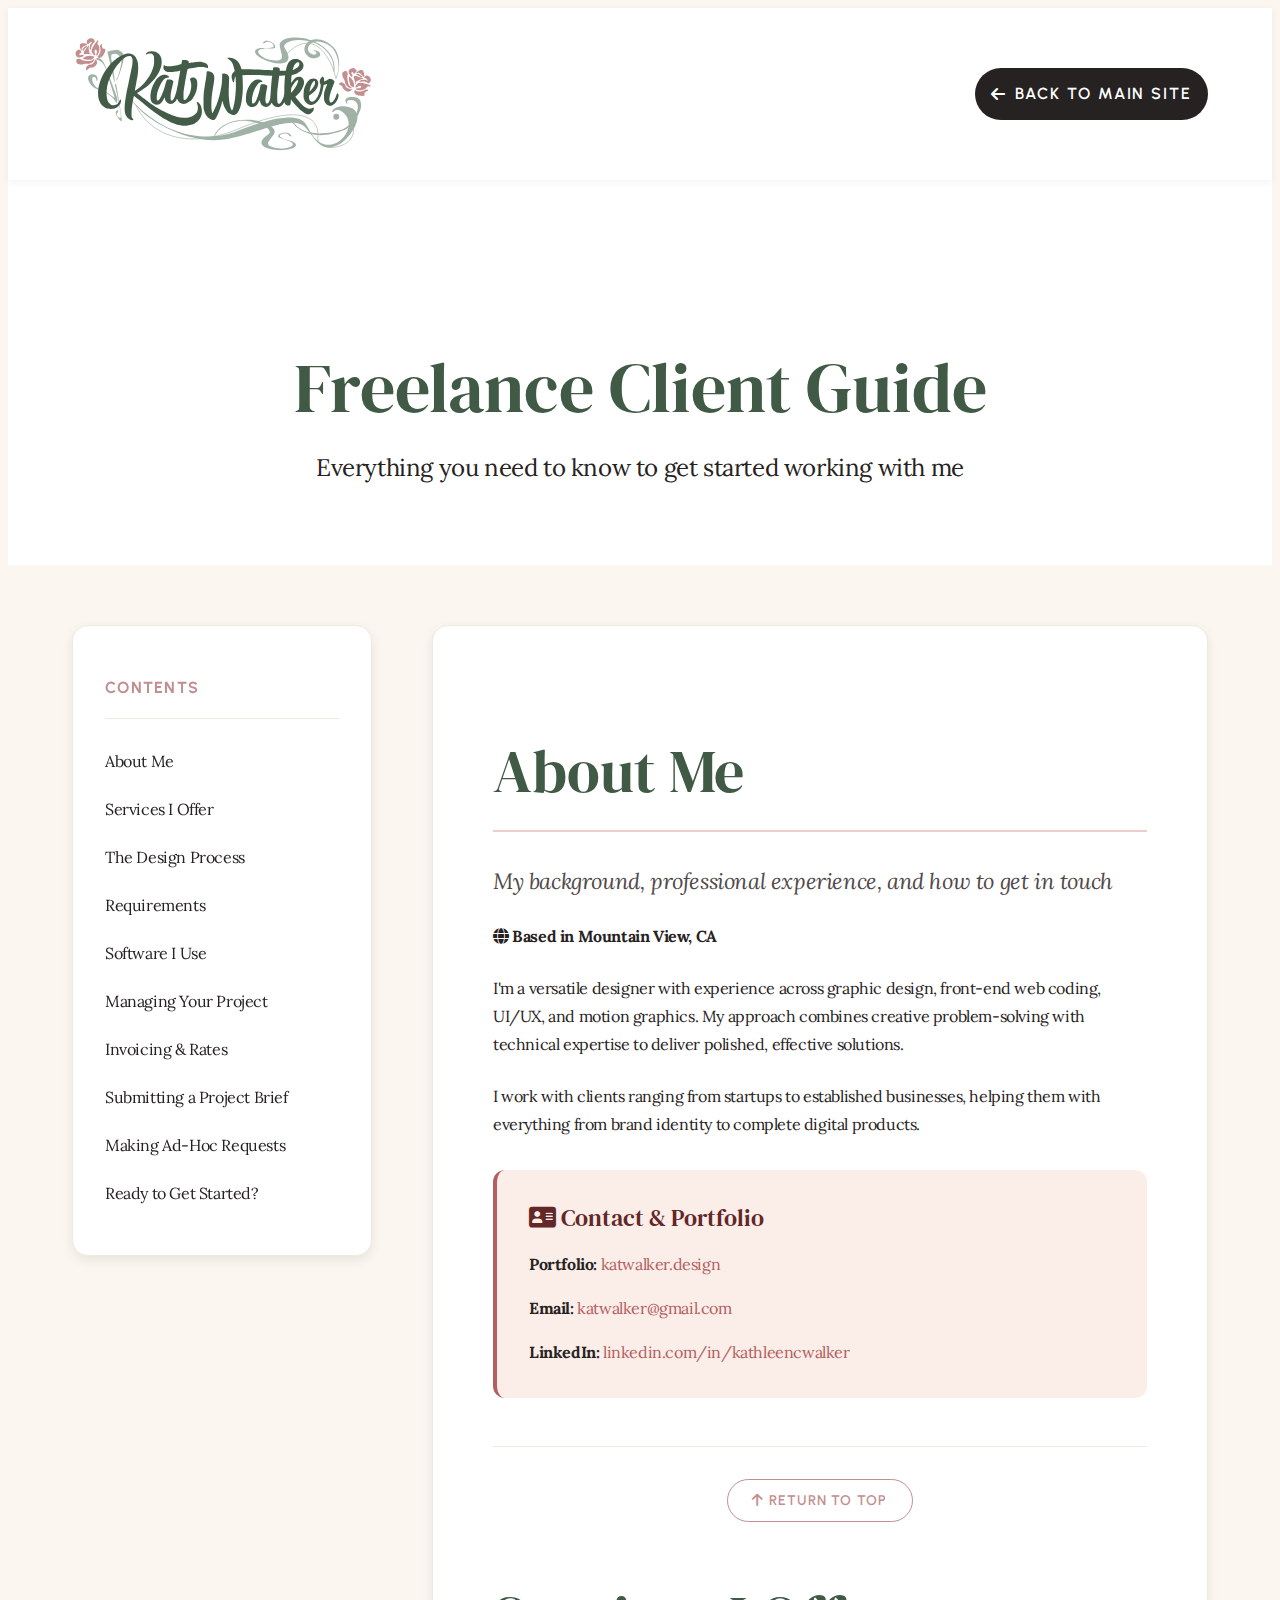
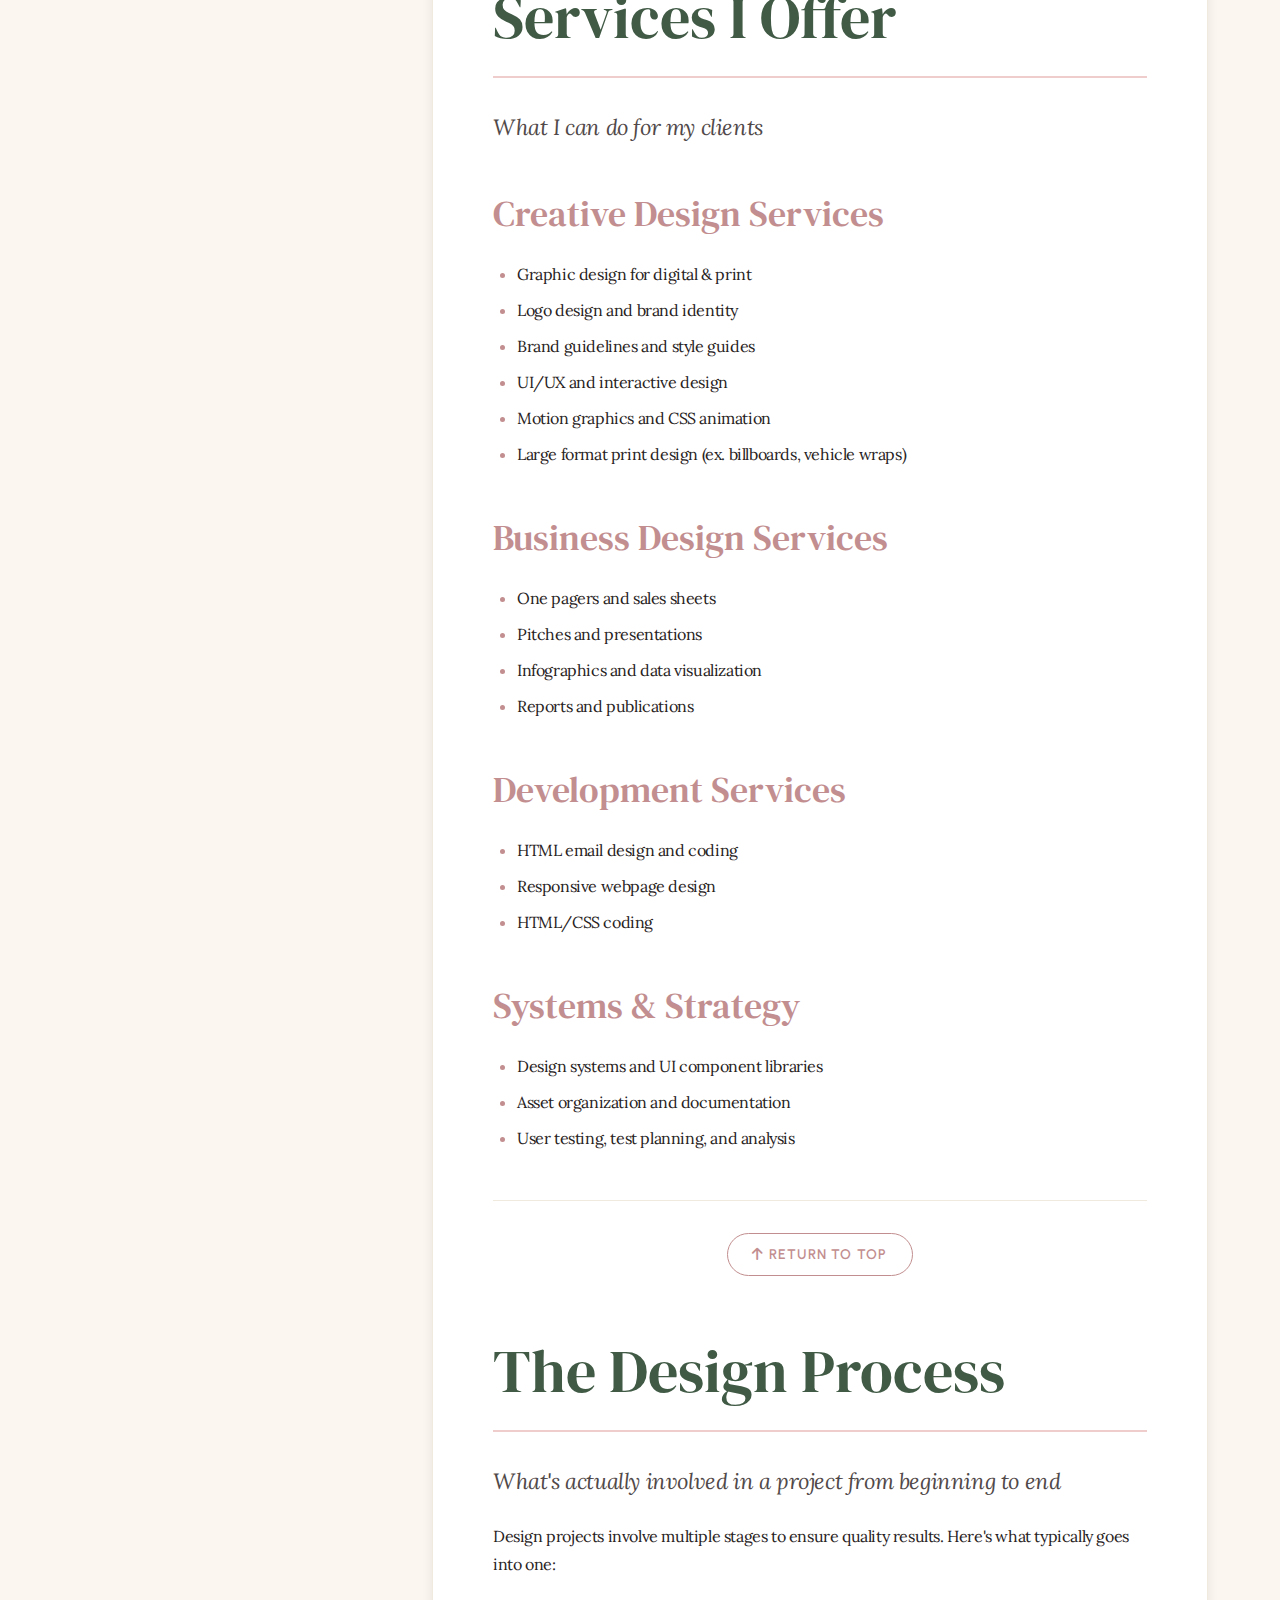
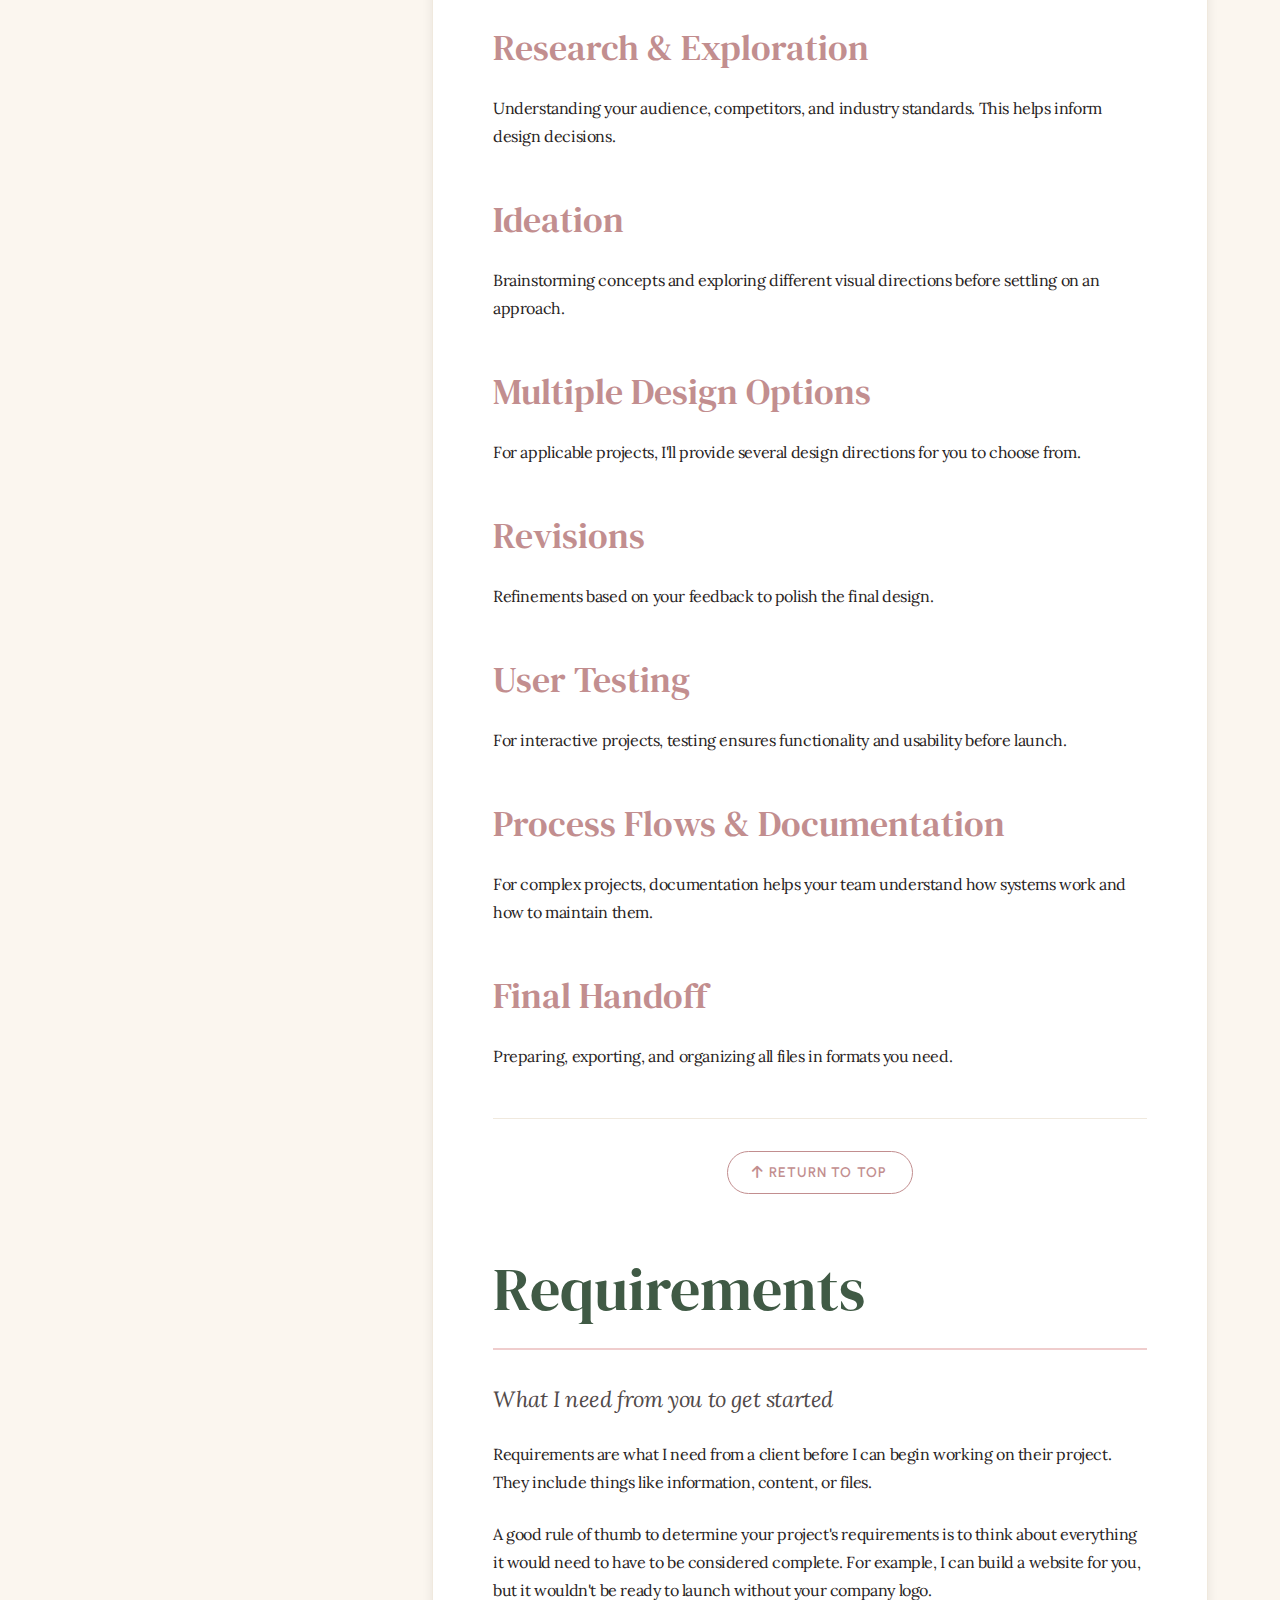
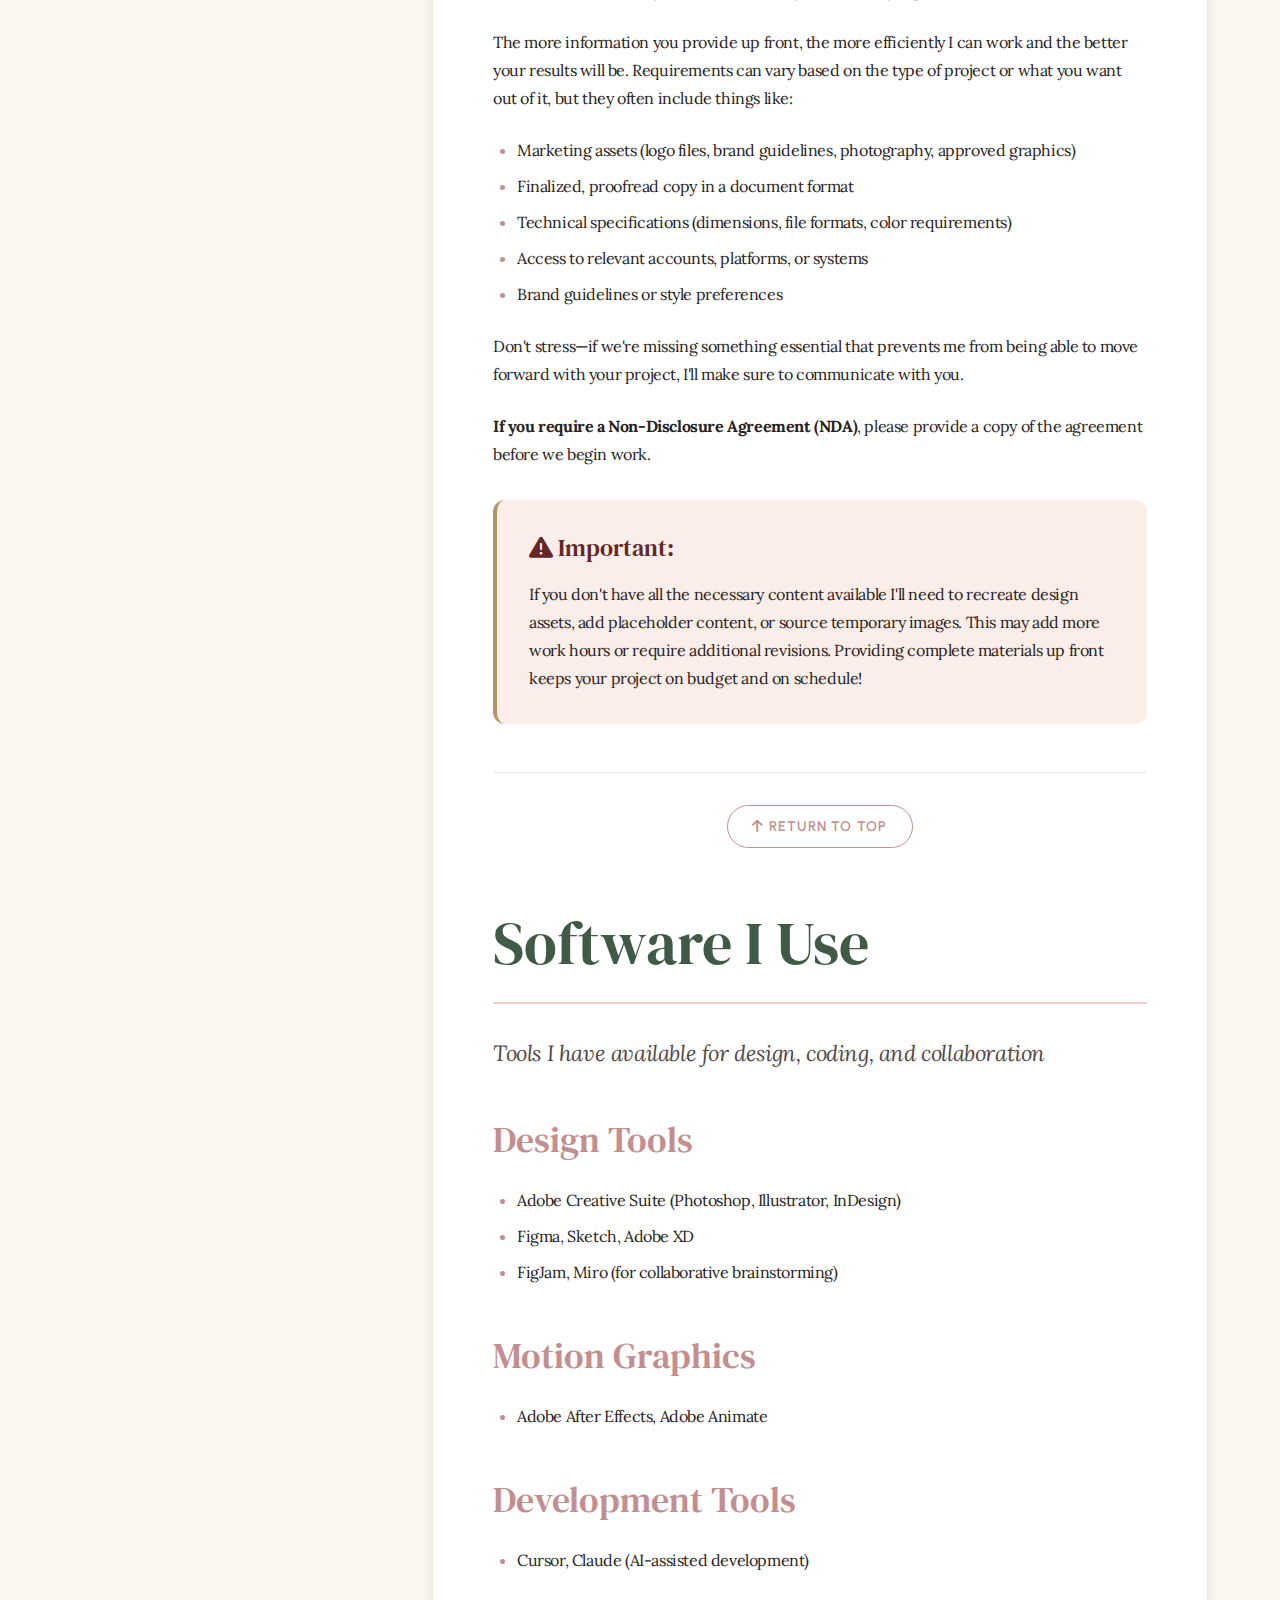
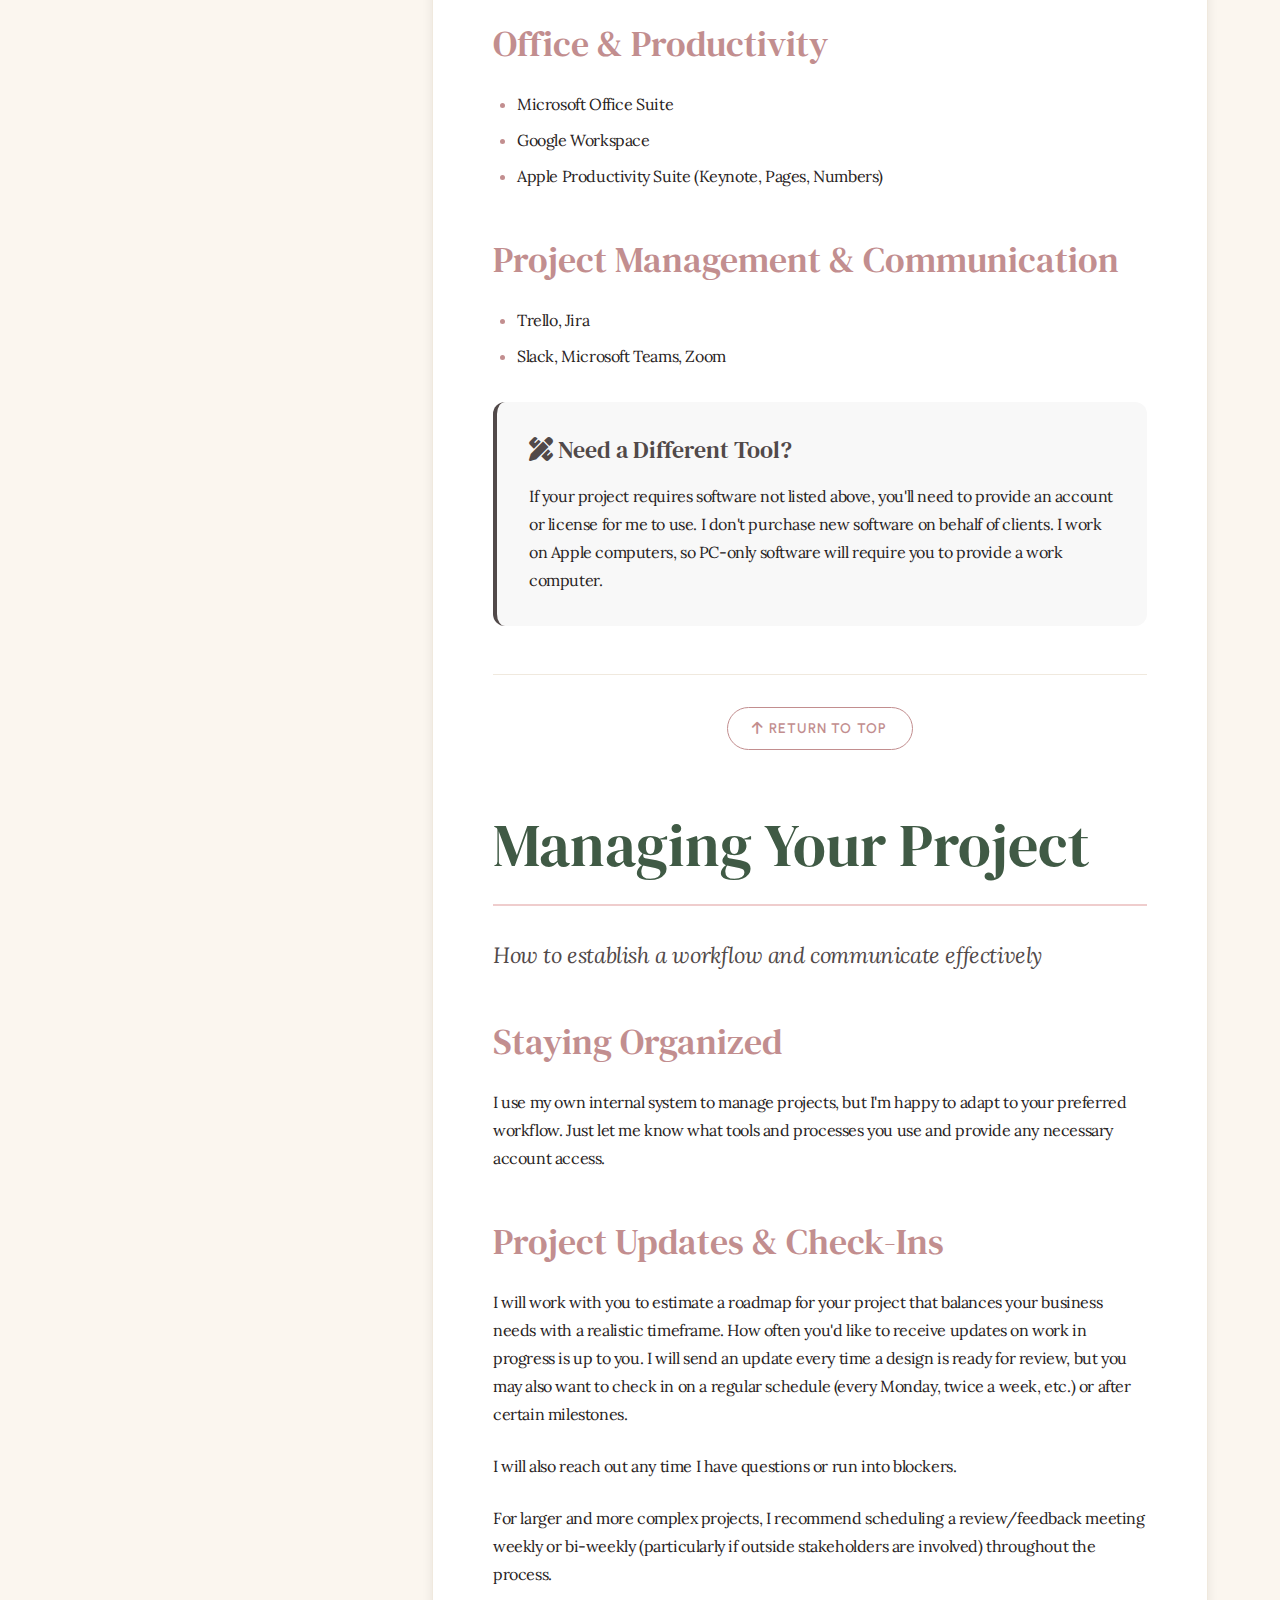
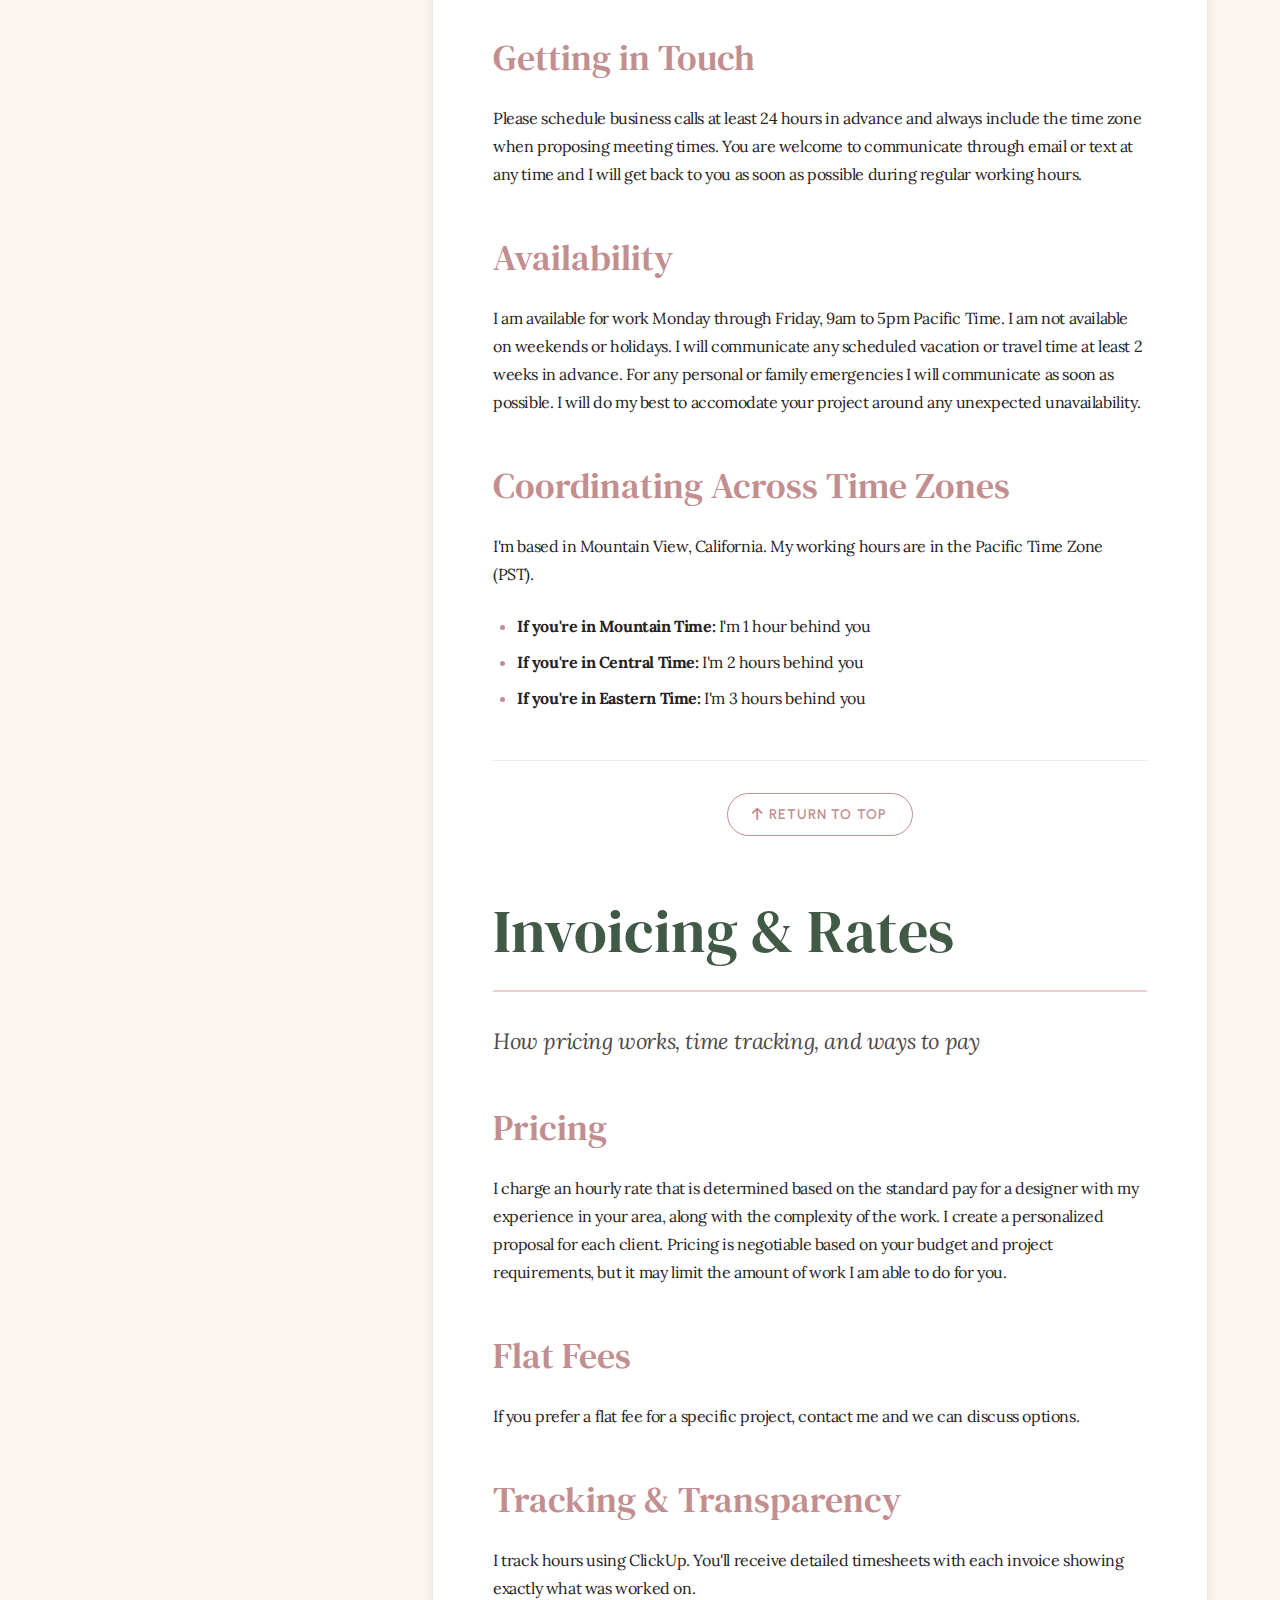
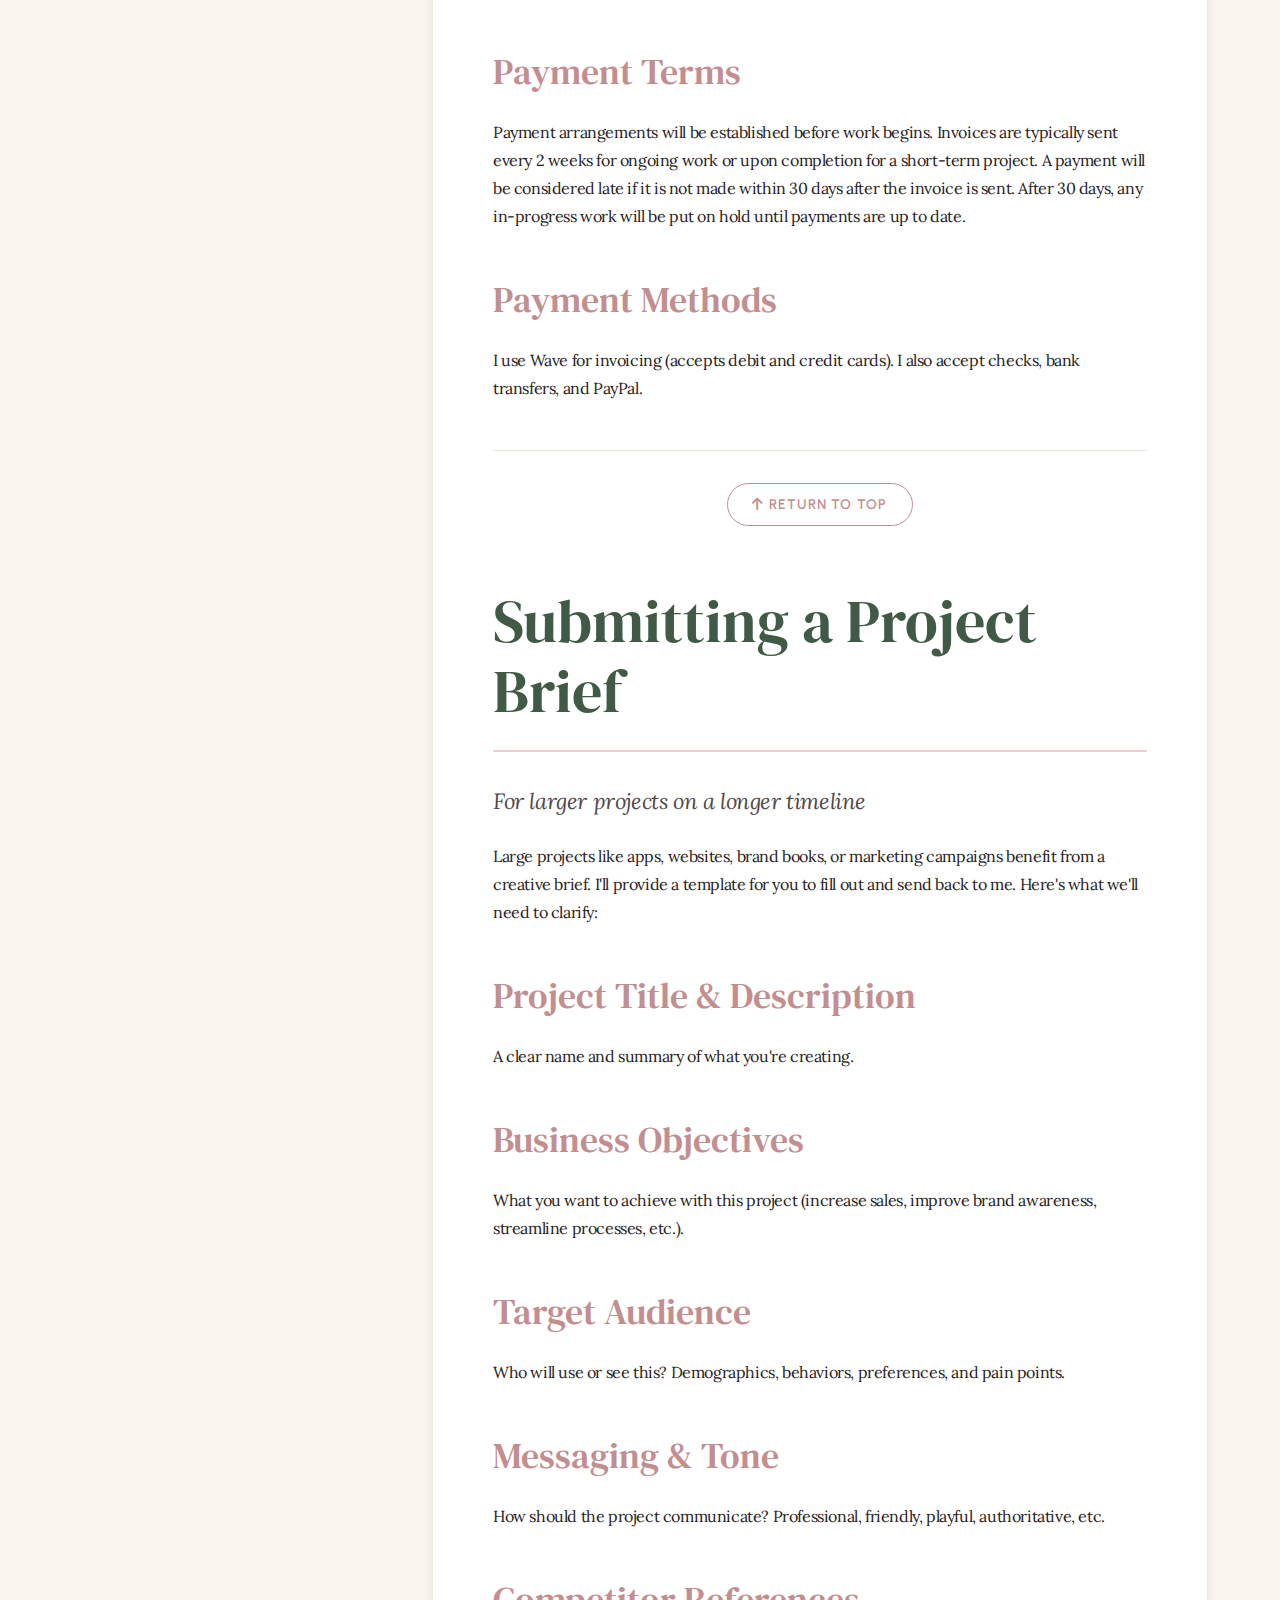
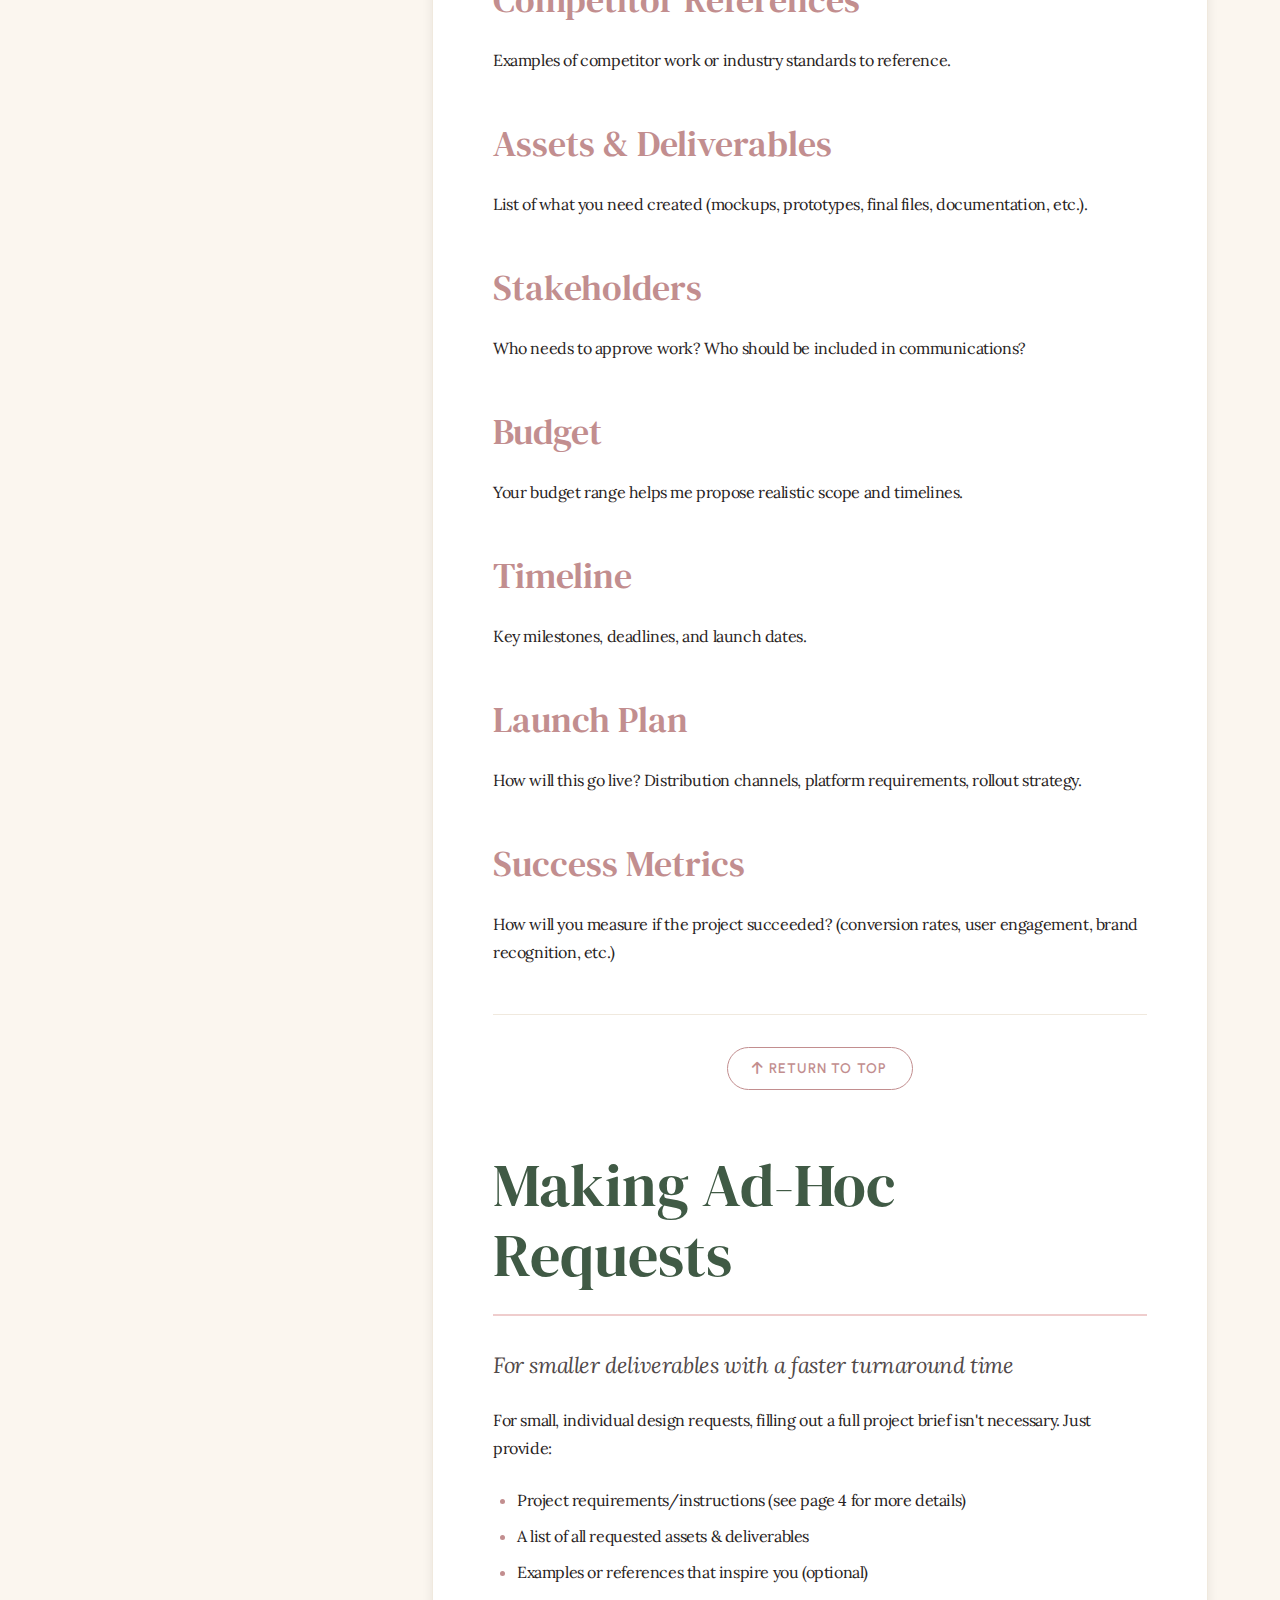
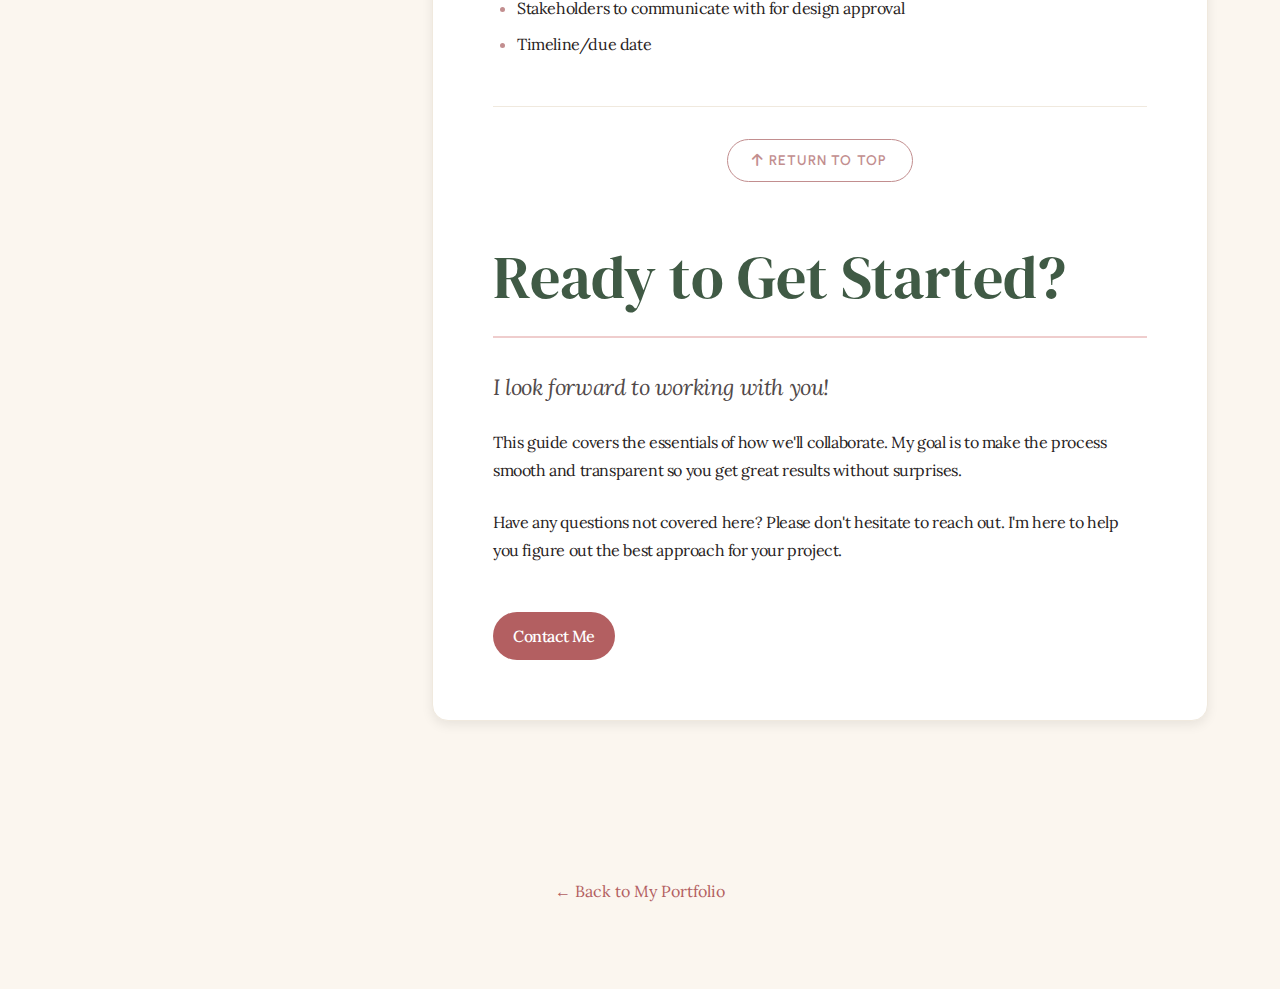
<file: freelance/index.html>
<!DOCTYPE html>
<html lang="en">
<head>
    <!-- Google tag (gtag.js) -->
    <script async src="https://www.googletagmanager.com/gtag/js?id=G-XJ510VYL0B"></script>
    <script>
      window.dataLayer = window.dataLayer || [];
      function gtag(){dataLayer.push(arguments);}
      gtag('js', new Date());
      gtag('config', 'G-XJ510VYL0B');
    </script>
    <meta charset="UTF-8">
    <meta name="viewport" content="width=device-width, initial-scale=1.0">
    <link rel="icon" type="image/png" href="../images/favicon.png">
    <title>Freelance Client Guide - Kat Walker Design</title>
    
    <!-- Font Awesome Icons -->
    <link rel="stylesheet" href="https://cdnjs.cloudflare.com/ajax/libs/font-awesome/6.4.0/css/all.min.css">
    
    <!-- Google Fonts -->
    <link rel="preconnect" href="https://fonts.googleapis.com">
    <link rel="preconnect" href="https://fonts.gstatic.com" crossorigin>
    <link href="https://fonts.googleapis.com/css2?family=DM+Serif+Display:ital@0;1&family=DM+Serif+Text:ital@0;1&family=Lora:ital,wght@0,400;0,500;0,600;0,700;1,400;1,500;1,600;1,700&family=Urbanist:ital,wght@0,100..900;1,100..900&display=swap" rel="stylesheet">
    
    <!-- Custom CSS -->
    <link rel="stylesheet" href="../css/styles.css">

    <meta property="og:image" content="../images/og-img.png">
    <meta property="og:site_name" content="KatWalker.Design">
    <meta property="og:url" content="https://katwalker.design">
    <meta property="og:type" content="website">
    <style>
        /* Freelance page specific styles */
        body {
            background-color: var(--cream);
            padding-top: 0;
        }

        .freelance-header {
            background-color: var(--white);
            padding: 16px 64px;
            position: sticky;
            top: 0;
            z-index: 1000;
            box-shadow: 0 2px 8px rgba(0, 0, 0, 0.05);
        }

        .freelance-header .header-container {
            display: flex;
            justify-content: space-between;
            align-items: center;
            max-width: 1300px;
            margin: 0 auto;
        }

        .freelance-logo {
            height: 132px;
            width: auto;
        }

        .back-to-main {
            display: inline-flex;
            align-items: center;
            gap: 8px;
            padding: 12px 16px;
            background-color: var(--text-standard);
            color: var(--white) !important;
            border-radius: 30px;
            font-family: "Urbanist", sans-serif;
            font-size: 16px;
            font-weight: 600;
            letter-spacing: 1.92px;
            text-transform: uppercase;
            text-decoration: none;
            transition: all 0.3s ease;
        }

        .back-to-main:hover {
            background-color: var(--text-medium);
            color: var(--white) !important;
            text-decoration: none;
        }

        .freelance-hero {
            background: var(--white);
            padding: 120px 64px 80px;
            text-align: center;
        }

        .freelance-hero-container {
            max-width: 1300px;
            margin: 0 auto;
        }

        .freelance-hero h1 {
            font-family: "DM Serif Display", serif;
            font-size: 70px;
            font-weight: 400;
            line-height: 80px;
            color: var(--dark-forest-green);
            margin-bottom: 24px;
        }

        .freelance-hero .subtitle {
            font-family: "Lora", serif;
            font-size: 24px;
            font-weight: 400;
            line-height: 34px;
            letter-spacing: -0.4px;
            color: var(--text-standard);
            max-width: 800px;
            margin: 0 auto;
        }

        .guide-layout {
            display: grid;
            grid-template-columns: 300px 1fr;
            gap: 60px;
            align-items: start;
            margin: 60px 0;
            max-width: 1300px;
            margin-left: auto;
            margin-right: auto;
            padding: 0 64px;
        }

        .toc-sidebar {
            position: sticky;
            top: 180px;
            background-color: var(--white);
            padding: 32px;
            border-radius: 16px;
            border: 1px solid var(--khaki);
            box-shadow: 0 4px 12px rgba(0, 0, 0, 0.08);
        }

        .toc-title {
            font-family: "Urbanist", sans-serif;
            font-size: 16px;
            font-weight: 700;
            letter-spacing: 1.28px;
            text-transform: uppercase;
            color: var(--dusty-rose);
            margin-bottom: 24px;
            padding-bottom: 16px;
            border-bottom: 1px solid var(--khaki);
        }

        .toc-list {
            list-style: none;
            padding: 0;
            margin: 0;
        }

        .toc-list li {
            margin-bottom: 12px;
        }

        .toc-list a {
            color: var(--text-standard);
            text-decoration: none;
            font-family: "Lora", serif;
            font-size: 16px;
            font-weight: 400;
            line-height: 28px;
            letter-spacing: -0.4px;
            transition: color 0.3s ease;
            display: block;
            padding: 4px 0;
        }

        .toc-list a:hover {
            color: var(--dusty-rose);
            text-decoration: none;
        }

        .toc-list a.active {
            color: var(--bright-berry);
            font-weight: 500;
            position: relative;
            padding-left: 20px;
        }

        .toc-list a.active::before {
            content: '◆';
            position: absolute;
            left: 0;
            color: var(--bright-berry);
            font-size: 12px;
        }

        .guide-content {
            background-color: var(--white);
            padding: 60px;
            border-radius: 16px;
            border: 1px solid var(--khaki);
            box-shadow: 0 4px 12px rgba(0, 0, 0, 0.08);
        }

        .guide-section {
            margin-bottom: 60px;
            scroll-margin-top: 180px;
        }

        .guide-section:last-child {
            margin-bottom: 0;
        }

        .guide-section h2 {
            font-family: "DM Serif Display", serif;
            font-size: 60px;
            font-weight: 400;
            line-height: 70px;
            color: var(--dark-forest-green);
            border-bottom: 2px solid var(--pink-rose);
            padding-bottom: 24px;
            margin-bottom: 32px;
        }

        .guide-section h2 + p em {
            font-family: "Lora", serif;
            font-size: 22px;
            font-weight: 400;
            line-height: 34px;
            letter-spacing: -0.4px;
            color: var(--text-medium);
            font-style: italic;
        }

        .guide-section h3 {
            font-family: "DM Serif Text", serif;
            font-size: 36px;
            font-weight: 400;
            line-height: 44px;
            color: var(--dusty-rose);
            margin-top: 48px;
            margin-bottom: 24px;
        }

        .guide-section p {
            font-family: "Lora", serif;
            font-size: 16px;
            font-weight: 400;
            line-height: 28px;
            letter-spacing: -0.4px;
            color: var(--text-standard);
            margin-bottom: 24px;
        }

        .guide-section ul {
            list-style: disc;
            padding-left: 24px;
            margin: 24px 0;
        }

        .guide-section ul li {
            font-family: "Lora", serif;
            font-size: 16px;
            font-weight: 400;
            line-height: 28px;
            letter-spacing: -0.4px;
            color: var(--text-standard);
            margin-bottom: 8px;
        }

        .guide-section ul li::marker {
            color: var(--dusty-rose);
        }

        .info-box {
            background-color: var(--peach);
            border-left: 4px solid var(--bright-berry);
            padding: 32px;
            margin: 32px 0;
            border-radius: 12px;
        }

        .info-box h4 {
            font-family: "DM Serif Text", serif;
            font-size: 24px;
            font-weight: 400;
            line-height: 32px;
            color: var(--dark-burgundy);
            margin-top: 0;
            margin-bottom: 16px;
        }

        .info-box p {
            margin-bottom: 16px;
        }

        .info-box p:last-child {
            margin-bottom: 0;
        }

        .info-box a {
            color: var(--bright-berry);
            text-decoration: none;
        }

        .info-box a:hover {
            text-decoration: underline;
        }

        .section-return-top {
            display: block;
            text-align: center;
            margin-top: 48px;
            padding-top: 32px;
            border-top: 1px solid var(--khaki);
        }

        .section-return-top button {
            background-color: transparent;
            border: 1px solid var(--dusty-rose);
            color: var(--dusty-rose);
            padding: 12px 24px;
            border-radius: 30px;
            font-family: "Urbanist", sans-serif;
            font-size: 14px;
            font-weight: 600;
            letter-spacing: 1.2px;
            text-transform: uppercase;
            cursor: pointer;
            transition: all 0.3s ease;
        }

        .section-return-top button:hover {
            background-color: var(--dusty-rose);
            color: var(--white);
        }

        .freelance-footer {
            background-color: var(--cream);
            padding: 60px 64px;
            text-align: center;
            margin-top: 80px;
        }

        .freelance-footer-container {
            max-width: 1300px;
            margin: 0 auto;
        }

        .freelance-footer a {
            color: var(--bright-berry);
            text-decoration: none;
            font-family: "Lora", serif;
            font-size: 16px;
            font-weight: 400;
            transition: color 0.3s ease;
        }

        .freelance-footer a:hover {
            color: var(--dark-burgundy);
            text-decoration: underline;
        }

        .btn {
            display: inline-flex;
            align-items: center;
            gap: 8px;
            padding: 12px 20px;
            background-color: var(--bright-berry);
            border-radius: 30px;
            color: var(--white);
            font-family: "Lora", serif;
            font-size: 16px;
            font-weight: 500;
            letter-spacing: -0.4px;
            line-height: 24px;
            text-decoration: none;
            border: none;
            cursor: pointer;
            transition: all 0.3s ease;
            margin-top: 24px;
        }

        .btn:hover {
            background-color: var(--red-wine);
            color: var(--white);
            text-decoration: none;
        }

        @media (max-width: 1024px) {
            .guide-layout {
                grid-template-columns: 1fr;
                gap: 40px;
                padding: 0 40px;
            }

            .toc-sidebar {
                position: static;
            }

            .freelance-header {
                padding: 16px 40px;
            }

            .freelance-hero {
                padding: 100px 40px 60px;
            }

            .guide-content {
                padding: 40px;
            }
        }

        @media (max-width: 768px) {
            .freelance-hero h1 {
                font-size: 46px;
                line-height: 54px;
            }

            .freelance-hero .subtitle {
                font-size: 18px;
                line-height: 28px;
            }

            .freelance-logo {
                height: 88px;
            }

            .freelance-header {
                padding: 16px 20px;
            }

            .freelance-header .header-container {
                flex-direction: column;
                gap: 16px;
                text-align: center;
            }

            .freelance-hero {
                padding: 80px 20px 40px;
            }

            .guide-layout {
                padding: 0 20px;
                margin: 40px 0;
            }

            .guide-content {
                padding: 32px 24px;
            }

            .guide-section h2 {
                font-size: 46px;
                line-height: 54px;
            }

            .guide-section h3 {
                font-size: 28px;
                line-height: 36px;
            }

            .freelance-footer {
                padding: 40px 20px;
            }
        }
    </style>
</head>
<body>
    <!-- Mini-site Header -->
    <header class="freelance-header">
        <div class="header-container">
            <a href="../index.html">
                <img src="../images/kw-design-logo.svg" alt="Kat Walker Design" class="freelance-logo">
            </a>
            <a href="../index.html" class="back-to-main">
                <i class="fas fa-arrow-left"></i> Back to Main Site
            </a>
        </div>
    </header>

    <!-- Hero Section -->
    <section class="freelance-hero">
        <div class="freelance-hero-container">
            <h1>Freelance Client Guide</h1>
            <p class="subtitle">Everything you need to know to get started working with me</p>
        </div>
    </section>

    <!-- Main Content -->
    <section>
        <div class="guide-layout">
            <!-- Table of Contents Sidebar -->
            <aside class="toc-sidebar">
                <h3 class="toc-title">Contents</h3>
                <ul class="toc-list">
                    <li><a href="#about">About Me</a></li>
                    <li><a href="#services">Services I Offer</a></li>
                    <li><a href="#process">The Design Process</a></li>
                    <li><a href="#requirements">Requirements</a></li>
                    <li><a href="#software">Software I Use</a></li>
                    <li><a href="#managing">Managing Your Project</a></li>
                    <li><a href="#invoicing">Invoicing & Rates</a></li>
                    <li><a href="#project-brief">Submitting a Project Brief</a></li>
                    <li><a href="#ad-hoc">Making Ad-Hoc Requests</a></li>
                    <li><a href="#get-started">Ready to Get Started?</a></li>
                </ul>
            </aside>

            <!-- Guide Content -->
            <div class="guide-content">
                <!-- About Me -->
                <section id="about" class="guide-section">
                    <h2>About Me</h2>
                    <p><em>My background, professional experience, and how to get in touch</em></p>
                    
                    <p><i class="fas fa-globe"></i> <strong>Based in Mountain View, CA</strong></p>
                    
                    <p>I'm a versatile designer with experience across graphic design, front-end web coding, UI/UX, and motion graphics. My approach combines creative problem-solving with technical expertise to deliver polished, effective solutions.</p>
                    
                    <p>I work with clients ranging from startups to established businesses, helping them with everything from brand identity to complete digital products.</p>
                    
                    <div class="info-box">
                        <h4><i class="fas fa-address-card"></i> Contact & Portfolio</h4>
                        <p><strong>Portfolio:</strong> <a href="https://katwalker.design" target="_blank">katwalker.design</a></p>
                        <p><strong>Email:</strong> <a href="mailto:katwalker@gmail.com">katwalker@gmail.com</a></p>
                        <p><strong>LinkedIn:</strong> <a href="https://www.linkedin.com/in/kathleencwalker/" target="_blank">linkedin.com/in/kathleencwalker</a></p>
                    </div>
                    
                    <div class="section-return-top">
                        <button onclick="window.scrollTo({top: 0, behavior: 'smooth'});">
                            <i class="fas fa-arrow-up"></i> Return to Top
                        </button>
                    </div>
                </section>

                <!-- Services I Offer -->
                <section id="services" class="guide-section">
                    <h2>Services I Offer</h2>
                    <p><em>What I can do for my clients</em></p>
                    
                    <h3>Creative Design Services</h3>
                    <ul>
                        <li>Graphic design for digital & print</li>
                        <li>Logo design and brand identity</li>
                        <li>Brand guidelines and style guides</li>
                        <li>UI/UX and interactive design</li>
                        <li>Motion graphics and CSS animation</li>
                        <li>Large format print design (ex. billboards, vehicle wraps)</li>
                    </ul>
                    
                    <h3>Business Design Services</h3>
                    <ul>
                        <li>One pagers and sales sheets</li>
                        <li>Pitches and presentations</li>
                        <li>Infographics and data visualization</li>
                        <li>Reports and publications</li>
                    </ul>
                    
                    <h3>Development Services</h3>
                    <ul>
                        <li>HTML email design and coding</li>
                        <li>Responsive webpage design</li>
                        <li>HTML/CSS coding</li>
                    </ul>
                    
                    <h3>Systems & Strategy</h3>
                    <ul>
                        <li>Design systems and UI component libraries</li>
                        <li>Asset organization and documentation</li>
                        <li>User testing, test planning, and analysis</li>
                    </ul>
                    
                    <div class="section-return-top">
                        <button onclick="window.scrollTo({top: 0, behavior: 'smooth'});">
                            <i class="fas fa-arrow-up"></i> Return to Top
                        </button>
                    </div>
                </section>

                <!-- The Design Process -->
                <section id="process" class="guide-section">
                    <h2>The Design Process</h2>
                    <p><em>What's actually involved in a project from beginning to end</em></p>
                    
                    <p>Design projects involve multiple stages to ensure quality results. Here's what typically goes into one:</p>
                    
                    <h3>Research & Exploration</h3>
                    <p>Understanding your audience, competitors, and industry standards. This helps inform design decisions.</p>
                    
                    <h3>Ideation</h3>
                    <p>Brainstorming concepts and exploring different visual directions before settling on an approach.</p>
                    
                    <h3>Multiple Design Options</h3>
                    <p>For applicable projects, I'll provide several design directions for you to choose from.</p>
                    
                    <h3>Revisions</h3>
                    <p>Refinements based on your feedback to polish the final design.</p>
                    
                    <h3>User Testing</h3>
                    <p>For interactive projects, testing ensures functionality and usability before launch.</p>
                    
                    <h3>Process Flows & Documentation</h3>
                    <p>For complex projects, documentation helps your team understand how systems work and how to maintain them.</p>
                    
                    <h3>Final Handoff</h3>
                    <p>Preparing, exporting, and organizing all files in formats you need.</p>
                    
                    <div class="section-return-top">
                        <button onclick="window.scrollTo({top: 0, behavior: 'smooth'});">
                            <i class="fas fa-arrow-up"></i> Return to Top
                        </button>
                    </div>
                </section>

                <!-- Requirements -->
                <section id="requirements" class="guide-section">
                    <h2>Requirements</h2>
                    <p><em>What I need from you to get started</em></p>
                    
                    <p>Requirements are what I need from a client before I can begin working on their project. They include things like information, content, or files.</p>
                    
                    <p>A good rule of thumb to determine your project's requirements is to think about everything it would need to have to be considered complete. For example, I can build a website for you, but it wouldn't be ready to launch without your company logo.</p>
                    
                    <p>The more information you provide up front, the more efficiently I can work and the better your results will be. Requirements can vary based on the type of project or what you want out of it, but they often include things like:</p>
                    
                    <ul>
                        <li>Marketing assets (logo files, brand guidelines, photography, approved graphics)</li>
                        <li>Finalized, proofread copy in a document format</li>
                        <li>Technical specifications (dimensions, file formats, color requirements)</li>
                        <li>Access to relevant accounts, platforms, or systems</li>
                        <li>Brand guidelines or style preferences</li>
                    </ul>
                    
                    <p>Don't stress—if we're missing something essential that prevents me from being able to move forward with your project, I'll make sure to communicate with you.</p>

                    <p><strong>If you require a Non-Disclosure Agreement (NDA)</strong>, please provide a copy of the agreement before we begin work.</p>
                    
                    <div class="info-box" style="background-color: var(--peach); border-left-color: var(--vintage-gold);">
                        <h4 style="color: var(--dark-burgundy);"><i class="fas fa-exclamation-triangle"></i> Important:</h4>
                        <p>If you don't have all the necessary content available I'll need to recreate design assets, add placeholder content, or source temporary images. This may add more work hours or require additional revisions. Providing complete materials up front keeps your project on budget and on schedule!</p>
                    </div>
                    
                    <div class="section-return-top">
                        <button onclick="window.scrollTo({top: 0, behavior: 'smooth'});">
                            <i class="fas fa-arrow-up"></i> Return to Top
                        </button>
                    </div>
                </section>

                <!-- Software I Use -->
                <section id="software" class="guide-section">
                    <h2>Software I Use</h2>
                    <p><em>Tools I have available for design, coding, and collaboration</em></p>
                    
                    <h3>Design Tools</h3>
                    <ul>
                        <li>Adobe Creative Suite (Photoshop, Illustrator, InDesign)</li>
                        <li>Figma, Sketch, Adobe XD</li>
                        <li>FigJam, Miro (for collaborative brainstorming)</li>
                    </ul>
                    
                    <h3>Motion Graphics</h3>
                    <ul>
                        <li>Adobe After Effects, Adobe Animate</li>
                    </ul>
                    
                    <h3>Development Tools</h3>
                    <ul>
                        <li>Cursor, Claude (AI-assisted development)</li>
                    </ul>
                    
                    <h3>Office & Productivity</h3>
                    <ul>
                        <li>Microsoft Office Suite</li>
                        <li>Google Workspace</li>
                        <li>Apple Productivity Suite (Keynote, Pages, Numbers)</li>
                    </ul>
                    
                    <h3>Project Management & Communication</h3>
                    <ul>
                        <li>Trello, Jira</li>
                        <li>Slack, Microsoft Teams, Zoom</li>
                    </ul>
                    
                    <div class="info-box" style="background-color: var(--slate); border-left-color: var(--text-medium);">
                        <h4 style="color: var(--text-medium);"><i class="fas fa-pen-ruler"></i> Need a Different Tool?</h4>
                        <p>If your project requires software not listed above, you'll need to provide an account or license for me to use. I don't purchase new software on behalf of clients. I work on Apple computers, so PC-only software will require you to provide a work computer.</p>
                    </div>
                    
                    <div class="section-return-top">
                        <button onclick="window.scrollTo({top: 0, behavior: 'smooth'});">
                            <i class="fas fa-arrow-up"></i> Return to Top
                        </button>
                    </div>
                </section>

                <!-- Managing Your Project -->
                <section id="managing" class="guide-section">
                    <h2>Managing Your Project</h2>
                    <p><em>How to establish a workflow and communicate effectively</em></p>
                    
                    <h3>Staying Organized</h3>
                    <p>I use my own internal system to manage projects, but I'm happy to adapt to your preferred workflow. Just let me know what tools and processes you use and provide any necessary account access.</p>
                    
                    <h3>Project Updates & Check-Ins</h3>
                    <p>I will work with you to estimate a roadmap for your project that balances your business needs with a realistic timeframe. How often you'd like to receive updates on work in progress is up to you. I will send an update every time a design is ready for review, but you may also want to check in on a regular schedule (every Monday, twice a week, etc.) or after certain milestones.</p>
                    
                    <p>I will also reach out any time I have questions or run into blockers.</p>
                    
                    <p>For larger and more complex projects, I recommend scheduling a review/feedback meeting weekly or bi-weekly (particularly if outside stakeholders are involved) throughout the process.</p>

                    
                    <h3>Getting in Touch</h3>
                    <p>Please schedule business calls at least 24 hours in advance and always include the time zone when proposing meeting times. You are welcome to communicate through email or text at any time and I will get back to you as soon as possible during regular working hours.</p>

                    <h3>Availability</h3>
                    <p>I am available for work Monday through Friday, 9am to 5pm Pacific Time. I am not available on weekends or holidays. I will communicate any scheduled vacation or travel time at least 2 weeks in advance. For any personal or family emergencies I will communicate as soon as possible. I will do my best to accomodate your project around any unexpected unavailability.</p>
                    
                    <h3>Coordinating Across Time Zones</h3>
                    <p>I'm based in Mountain View, California. My working hours are in the Pacific Time Zone (PST).</p>
                    <ul>
                        <li><strong>If you're in Mountain Time:</strong> I'm 1 hour behind you</li>
                        <li><strong> If you're in Central Time:</strong> I'm 2 hours behind you</li>
                        <li><strong>If you're in Eastern Time:</strong> I'm 3 hours behind you</li>
                    </ul>
                    
                    <div class="section-return-top">
                        <button onclick="window.scrollTo({top: 0, behavior: 'smooth'});">
                            <i class="fas fa-arrow-up"></i> Return to Top
                        </button>
                    </div>
                </section>

                <!-- Invoicing & Rates -->
                <section id="invoicing" class="guide-section">
                    <h2>Invoicing & Rates</h2>
                    <p><em>How pricing works, time tracking, and ways to pay</em></p>
                    
                    <h3>Pricing</h3>
                    <p>I charge an hourly rate that is determined based on the standard pay for a designer with my experience in your area, along with the complexity of the work. I create a personalized proposal for each client. Pricing is negotiable based on your budget and project requirements, but it may limit the amount of work I am able to do for you.</p>
                    
                    <h3>Flat Fees</h3>
                    <p>If you prefer a flat fee for a specific project, contact me and we can discuss options.</p>
                    
                    <h3>Tracking & Transparency</h3>
                    <p>I track hours using ClickUp. You'll receive detailed timesheets with each invoice showing exactly what was worked on.</p>
                    
                    <h3>Payment Terms</h3>
                    <p>Payment arrangements will be established before work begins. Invoices are typically sent every 2 weeks for ongoing work or upon completion for a short-term project. A payment will be considered late if it is not made within 30 days after the invoice is sent. After 30 days, any in-progress work will be put on hold until payments are up to date.</p>
                    
                    <h3>Payment Methods</h3>
                    <p>I use Wave for invoicing (accepts debit and credit cards). I also accept checks, bank transfers, and PayPal.</p>
                    
                    <div class="section-return-top">
                        <button onclick="window.scrollTo({top: 0, behavior: 'smooth'});">
                            <i class="fas fa-arrow-up"></i> Return to Top
                        </button>
                    </div>
                </section>

                <!-- Submitting a Project Brief -->
                <section id="project-brief" class="guide-section">
                    <h2>Submitting a Project Brief</h2>
                    <p><em>For larger projects on a longer timeline</em></p>
                    
                    <p>Large projects like apps, websites, brand books, or marketing campaigns benefit from a creative brief. I'll provide a template for you to fill out and send back to me. Here's what we'll need to clarify:</p>
                    
                    <h3>Project Title & Description</h3>
                    <p>A clear name and summary of what you're creating.</p>
                    
                    <h3>Business Objectives</h3>
                    <p>What you want to achieve with this project (increase sales, improve brand awareness, streamline processes, etc.).</p>
                    
                    <h3>Target Audience</h3>
                    <p>Who will use or see this? Demographics, behaviors, preferences, and pain points.</p>
                    
                    <h3>Messaging & Tone</h3>
                    <p>How should the project communicate? Professional, friendly, playful, authoritative, etc.</p>
                    
                    <h3>Competitor References</h3>
                    <p>Examples of competitor work or industry standards to reference.</p>
                    
                    <h3>Assets & Deliverables</h3>
                    <p>List of what you need created (mockups, prototypes, final files, documentation, etc.).</p>
                    
                    <h3>Stakeholders</h3>
                    <p>Who needs to approve work? Who should be included in communications?</p>
                    
                    <h3>Budget</h3>
                    <p>Your budget range helps me propose realistic scope and timelines.</p>
                    
                    <h3>Timeline</h3>
                    <p>Key milestones, deadlines, and launch dates.</p>
                    
                    <h3>Launch Plan</h3>
                    <p>How will this go live? Distribution channels, platform requirements, rollout strategy.</p>
                    
                    <h3>Success Metrics</h3>
                    <p>How will you measure if the project succeeded? (conversion rates, user engagement, brand recognition, etc.)</p>
                    
                    <div class="section-return-top">
                        <button onclick="window.scrollTo({top: 0, behavior: 'smooth'});">
                            <i class="fas fa-arrow-up"></i> Return to Top
                        </button>
                    </div>
                </section>

                <!-- Making Ad-Hoc Requests -->
                <section id="ad-hoc" class="guide-section">
                    <h2>Making Ad-Hoc Requests</h2>
                    <p><em>For smaller deliverables with a faster turnaround time</em></p>
                    
                    <p>For small, individual design requests, filling out a full project brief isn't necessary. Just provide:</p>
                    
                    <ul>
                        <li>Project requirements/instructions (see page 4 for more details)</li>
                        <li>A list of all requested assets & deliverables</li>
                        <li>Examples or references that inspire you (optional)</li>
                        <li>Stakeholders to communicate with for design approval</li>
                        <li>Timeline/due date</li>
                    </ul>
                    
                    <div class="section-return-top">
                        <button onclick="window.scrollTo({top: 0, behavior: 'smooth'});">
                            <i class="fas fa-arrow-up"></i> Return to Top
                        </button>
                    </div>
                </section>

                <section id="get-started" class="guide-section">
                    <h2>Ready to Get Started?</h2>
                    <p><em>I look forward to working with you!</em></p>
                    
                    <p>This guide covers the essentials of how we'll collaborate. My goal is to make the process smooth and transparent so you get great results without surprises.</p>
                    <p>Have any questions not covered here? Please don't hesitate to reach out. I'm here to help you figure out the best approach for your project.</p>
                    
                    <a href="mailto:katwalker@gmail.com" class="btn">Contact Me</a>
                </section>
            </div>
        </div>
    </section>
    
    <!-- Simple Footer -->
    <footer class="freelance-footer">
        <div class="freelance-footer-container">
            <p><a href="../index.html">← Back to My Portfolio</a></p>
        </div>
    </footer>

    <script>
        // Smooth scrolling for TOC links
        document.querySelectorAll('.toc-list a').forEach(anchor => {
            anchor.addEventListener('click', function (e) {
                e.preventDefault();
                const target = document.querySelector(this.getAttribute('href'));
                if (target) {
                    target.scrollIntoView({
                        behavior: 'smooth',
                        block: 'start'
                    });
                }
            });
        });

        // Highlight active section in TOC
        const sections = document.querySelectorAll('.guide-section');
        const tocLinks = document.querySelectorAll('.toc-list a');

        window.addEventListener('scroll', () => {
            let current = '';
            sections.forEach(section => {
                const sectionTop = section.offsetTop - 200;
                if (window.pageYOffset >= sectionTop) {
                    current = section.getAttribute('id');
                }
            });

            tocLinks.forEach(link => {
                link.classList.remove('active');
                if (link.getAttribute('href') === '#' + current) {
                    link.classList.add('active');
                }
            });
        });
    </script>
</body>
</html>
</file>
<file: css/styles.css>
/* ==========================================================================
   Custom Styles for UX Portfolio
   ========================================================================== */

:root {
    /* Text Colors */
    --text-standard: #272222;
    --text-medium: #514949;
    --text-light: #817978;
    
    /* Green Palette */
    --dark-forest-green: #405A45;
    --light-sage-green: #A0B1A5;
    
    /* Red/Pink Palette */
    --dark-burgundy: #642728;
    --red-wine: #814041;
    --bright-berry: #B35F61;
    --dusty-rose: #C28E8F;
    --pink-rose: #EFCDCD;
    --peach: #FBEDE8;
    
    /* Accent Colors */
    --vintage-gold: #B2946A;
    --parchment: #C0B09F;
    --khaki: #F0E9DE;
    
    /* Background Colors */
    --cream: #FBF6EF;
    --slate: #F8F8F8;
    --white: #FFFFFF;
}

/* ==========================================================================
   Typography - Google Fonts
   ========================================================================== */

@import url('https://fonts.googleapis.com/css2?family=DM+Serif+Display:ital@0;1&family=Lora:ital,wght@0,400;0,500;0,600;0,700;1,400;1,500;1,600;1,700&family=Urbanist:ital,wght@0,100..900;1,100..900&display=swap');

/* Large Headline Text */
.large-headline {
    font-family: "DM Serif Display", serif;
    color: var(--dark-forest-green);
    font-size: 70px;
    font-style: normal;
    font-weight: 400;
    line-height: 80px;
    margin-bottom: 16px;
}

/* Medium Header Text */
.medium-header {
    font-family: "DM Serif Display", serif;
    font-size: 60px;
    font-style: normal;
    font-weight: 400;
    line-height: 70px;
}

/* Small Header Text */
.small-header {
    font-family: "DM Serif Text", serif;
    font-size: 36px;
    font-style: normal;
    font-weight: 400;
    line-height: 44px;
}

/* Extra Small Header Text */
.extra-small-header {
    font-family: "DM Serif Text", serif;
    font-size: 24px;
    font-style: normal;
    font-weight: 400;
    line-height: 34px;
}

/* Extra Large Body Text */
.extra-large-body {
    font-family: "Lora", serif;
    font-size: 32px;
    font-style: normal;
    font-weight: 400;
    line-height: 44px;
    letter-spacing: -0.6px;
}

/* Large Body Text */
.large-body {
    font-family: "Lora", serif;
    font-size: 22px;
    font-style: normal;
    font-weight: 400;
    line-height: 34px;
    letter-spacing: -0.4px;
}

/* Regular Body Text */
.regular-body {
    font-family: "Lora", serif;
    font-size: 16px;
    font-style: normal;
    font-weight: 400;
    line-height: 28px;
    letter-spacing: -0.4px;
}

/* Small Body Text */
.small-body {
    font-family: "Lora", serif;
    font-size: 12px;
    font-style: normal;
    font-weight: 400;
    line-height: 23px;
}

/* Button Text */
.button-text {
    font-family: "Urbanist", sans-serif;
    font-size: 14px;
    font-style: normal;
    font-weight: 500;
    line-height: 24px;
    letter-spacing: 1.12px;
}

/* Accent Text */
.accent-text {
    font-family: "Urbanist", sans-serif;
    font-size: 16px;
    font-style: normal;
    font-weight: 700;
    line-height: 20px;
    letter-spacing: 1.28px;
}

/* ==========================================================================
   Global Styles
   ========================================================================== */

body {
    font-family: "Lora", serif;
    font-size: 16px;
    font-weight: 400;
    line-height: 28px;
    color: var(--text-standard);
    background-color: var(--white);
}

/* ==========================================================================
   Site Header / Navigation
   ========================================================================== */

.site-header {
    background-color: #FFFFFF;
    padding: 16px 64px;
    position: fixed;
    top: 0;
    left: 0;
    right: 0;
    z-index: 1000;
    box-shadow: 0 2px 8px rgba(0, 0, 0, 0.05);
}

.header-container {
    display: flex;
    justify-content: space-between;
    align-items: center;
    max-width: 100%;
}

.logo img {
    width: 300px;
    height: 132px;
    display: block;
}

.main-nav {
    display: flex;
    align-items: center;
    gap: 48px;
}

.nav-link {
    color: #425C47;
    font-family: "Urbanist", sans-serif;
    font-size: 16px;
    font-weight: 600;
    letter-spacing: 1.92px;
    text-transform: uppercase;
    text-decoration: none;
}

.nav-link:hover {
    color: #A0B1A5;
}

.nav-btn {
    background-color: #272222;
    color: #FFFFFF;
    font-family: "Urbanist", sans-serif;
    font-size: 16px;
    font-weight: 600;
    letter-spacing: 1.92px;
    text-transform: uppercase;
    text-decoration: none;
    padding: 12px 16px;
    border-radius: 30px;
}

.nav-btn:hover {
    background-color: #514949;
    color: #FFFFFF;
}

/* Hamburger Menu (hidden on desktop) */
.hamburger {
    display: none;
    flex-direction: column;
    justify-content: center;
    align-items: center;
    width: 30px;
    height: 30px;
    background: transparent;
    border: none;
    cursor: pointer;
    padding: 0;
    z-index: 1001;
    position: relative;
}

.hamburger-line {
    width: 100%;
    height: 2px;
    background-color: #425C47;
    border-radius: 2px;
    position: absolute;
}

.hamburger-line:nth-child(1) {
    top: 6px;
}

.hamburger-line:nth-child(2) {
    top: 14px;
}

.hamburger-line:nth-child(3) {
    top: 22px;
}

.hamburger.is-active .hamburger-line:nth-child(1) {
    top: 14px;
    transform: rotate(45deg);
}

.hamburger.is-active .hamburger-line:nth-child(2) {
    opacity: 0;
}

.hamburger.is-active .hamburger-line:nth-child(3) {
    top: 14px;
    transform: rotate(-45deg);
}

/* Mobile Menu Overlay */
.menu-overlay {
    display: none;
    position: fixed;
    top: 0;
    left: 0;
    right: 0;
    bottom: 0;
    background-color: rgba(0, 0, 0, 0.5);
    z-index: 998;
}

.menu-overlay.is-active {
    display: block;
}

/* Adjust content spacing for fixed header */
.hero {
    padding-top: 180px;
}

/* ==========================================================================
   Buttons
   ========================================================================== */

/* Standard Button */
.btn-standard, .button.is-standard {
    border-radius: 30px;
    background-color: #272222;
    padding: 12px 16px;
    display: inline-flex;
    align-items: center;
    gap: 16px;
    color: #FFFFFF !important;
    font-family: "Urbanist", sans-serif;
    font-size: 16px;
    font-style: normal;
    font-weight: 600;
    line-height: 24px;
    letter-spacing: 1.92px;
    text-transform: uppercase;
    text-decoration: none;
    border: none;
    cursor: pointer;
    transition: all 0.3s ease;
}

.btn-standard:hover, .button.is-standard:hover {
    background-color: #514949;
    color: #FFFFFF !important;
    transform: translateY(-2px);
    box-shadow: 0 4px 12px rgba(39, 34, 34, 0.3);
}

/* Case Study External Link Button */
.btn-case-study {
    display: inline-flex;
    align-items: center;
    gap: 8px;
    padding: 12px 20px;
    background-color: var(--bright-berry);
    border-radius: 30px;
    color: #FFFFFF;
    font-family: "Lora", serif;
    font-size: 16px;
    font-weight: 500;
    letter-spacing: -0.4px;
    line-height: 24px;
    text-decoration: none;
    border: none;
    cursor: pointer;
}

.btn-case-study:hover {
    background-color: var(--red-wine);
    color: #FFFFFF;
}

.btn-case-study .external-icon {
    width: 14px;
    height: 14px;
    fill: #FFFFFF;
}

/* Non-Standard Button (Link Style) */
.btn-link, .button.is-link-style {
    color: var(--bright-berry);
    font-family: "Urbanist", sans-serif;
    font-size: 14px;
    font-style: normal;
    font-weight: 500;
    line-height: 24px;
    letter-spacing: 1.12px;
    text-decoration: none;
    display: inline-flex;
    align-items: center;
    gap: 6px;
    background: none;
    border: none;
    cursor: pointer;
    transition: all 0.3s ease;
    padding: 0;
}

.btn-link:hover, .button.is-link-style:hover {
    color: var(--dark-burgundy);
    transform: translateX(4px);
}

.btn-link svg, .button.is-link-style svg {
    width: 16px;
    height: 16px;
    fill: currentColor;
}

/* ==========================================================================
   Links
   ========================================================================== */

/* Standard Body Text Links */
.content a, p a {
    color: var(--dusty-rose);
    text-decoration: none;
    transition: all 0.3s ease;
}

.content a:hover, p a:hover {
    text-decoration: underline;
}

/* Footer Links */
.footer-link {
    color: var(--text-standard);
    text-decoration: none;
    transition: all 0.3s ease;
}

.footer-link:hover {
    color: var(--dusty-rose);
    text-decoration: underline;
}

/* ==========================================================================
   Homepage Sections
   ========================================================================== */

/* Hero Section */
.hero-section {
    background: var(--white);
    padding: 240px 64px 80px;
}

.hero-container {
    max-width: 1400px;
    margin: 0 auto;
    display: flex;
    gap: 80px;
    align-items: center;
}

.hero-content {
    flex: 1;
    max-width: 800px;
}

.hero-greeting {
    color: var(--dusty-rose);
    font-family: "DM Serif Text", serif;
    font-size: 40px;
    font-weight: 400;
    line-height: 50px;
    margin-bottom: 16px;
}

.hero-headline {
    font-family: "DM Serif Display", serif;
    font-size: 60px;
    font-weight: 400;
    line-height: 70px;
    color: var(--dark-forest-green);
    margin-bottom: 24px;
}

.hero-description {
    font-family: "Lora", serif;
    font-size: 24px;
    font-weight: 400;
    line-height: 34px;
    letter-spacing: -0.4px;
    color: var(--text-standard);
}

.hero-image {
    flex: 1;
    max-width: 500px;
}

.hero-image img {
    width: 100%;
    height: auto;
}

/* Experience Stats Section */
.experience-section {
    background: var(--white);
    padding: 60px 64px;
}

.experience-container {
    max-width: 1400px;
    margin: 0 auto;
    display: grid;
    grid-template-columns: repeat(4, 1fr);
    gap: 40px;
    align-items: stretch;
}

.experience-stat {
    text-align: left;
    padding-left: 24px;
    border-left: 2px solid var(--pink-rose);
    display: flex;
    flex-direction: column;
    justify-content: center;
    min-height: 100%;
}

.experience-stat:first-child {
    border-left: none;
}

.stat-label {
    font-family: "Lora", serif;
    font-size: 16px;
    font-weight: 400;
    line-height: 24px;
    letter-spacing: -0.4px;
    color: var(--text-standard);
    margin-bottom: 16px;
}

.stat-value {
    font-family: "DM Serif Text", serif;
    font-size: 48px;
    font-weight: 400;
    line-height: 56px;
    color: var(--bright-berry);
}

/* Projects Section */
.projects-section {
    background: var(--white);
    padding: 100px 64px;
}

.projects-container {
    max-width: 1400px;
    margin: 0 auto;
}

.section-headline {
    font-family: "DM Serif Text", serif;
    font-size: 48px;
    font-weight: 400;
    line-height: 58px;
    color: var(--dark-forest-green);
    margin-bottom: 16px;
}

.section-description {
    font-family: "Lora", serif;
    font-size: 18px;
    font-weight: 400;
    line-height: 30px;
    letter-spacing: -0.4px;
    color: var(--text-standard);
    margin-bottom: 60px;
    max-width: 700px;
}

.projects-grid {
    display: grid;
    grid-template-columns: repeat(2, 1fr);
    gap: 40px;
}

.project-card {
    background: var(--white);
    border-radius: 16px;
    overflow: hidden;
    box-shadow: 0 4px 16px rgba(0, 0, 0, 0.08);
    display: flex;
    flex-direction: column;
}

.project-image {
    width: 100%;
    height: auto;
    display: block;
    object-fit: cover;
    aspect-ratio: 16 / 10;
}

.project-title {
    font-family: "DM Serif Text", serif;
    font-size: 28px;
    font-weight: 400;
    line-height: 36px;
    color: var(--text-standard);
    padding: 24px 32px 12px;
}

.project-description {
    font-family: "Lora", serif;
    font-size: 16px;
    font-weight: 400;
    line-height: 26px;
    letter-spacing: -0.4px;
    color: var(--text-standard);
    padding: 0 32px 20px;
    flex-grow: 1;
}

.project-link {
    display: inline-flex;
    align-items: center;
    gap: 6px;
    padding: 0 32px 32px;
    color: var(--bright-berry);
    font-family: "Urbanist", sans-serif;
    font-size: 14px;
    font-weight: 500;
    line-height: 24px;
    letter-spacing: 1.12px;
    text-decoration: none;
}

.project-link:hover {
    color: var(--dark-burgundy);
}

.project-link svg {
    width: 16px;
    height: 16px;
}

/* Design Tools Section */
.tools-section {
    background: var(--cream);
    padding: 100px 64px;
}

.tools-container {
    max-width: 1400px;
    margin: 0 auto;
}

.tools-grid {
    display: grid;
    grid-template-columns: repeat(auto-fit, minmax(80px, 1fr));
    gap: 40px;
    align-items: center;
    justify-items: center;
}

/* Custom Tooltip Styling */
.tools-grid [data-tooltip] {
    position: relative;
    display: inline-block;
    cursor: pointer;
}

.tools-grid [data-tooltip] img {
    width: 64px;
    height: 64px;
    object-fit: contain;
    display: block;
}

.tools-grid [data-tooltip]::before {
    content: attr(data-tooltip);
    position: absolute;
    bottom: calc(100% + 16px);
    left: 50%;
    transform: translateX(-50%);
    background: var(--peach);
    color: var(--dark-burgundy);
    font-family: "Urbanist", sans-serif;
    font-size: 14px;
    font-weight: 600;
    letter-spacing: 0.5px;
    padding: 12px 18px;
    border-radius: 10px;
    white-space: nowrap;
    opacity: 0;
    visibility: hidden;
    z-index: 100;
    border: 2px solid var(--dusty-rose);
    box-shadow: 0 4px 12px rgba(0, 0, 0, 0.1);
}

.tools-grid [data-tooltip]::after {
    content: '';
    position: absolute;
    bottom: calc(100% + 6px);
    left: 50%;
    transform: translateX(-50%);
    width: 0;
    height: 0;
    border-left: 8px solid transparent;
    border-right: 8px solid transparent;
    border-top: 10px solid var(--peach);
    opacity: 0;
    visibility: hidden;
    z-index: 100;
}

.tools-grid [data-tooltip]:hover::before,
.tools-grid [data-tooltip]:hover::after,
.tools-grid [data-tooltip].tooltip-active::before,
.tools-grid [data-tooltip].tooltip-active::after {
    opacity: 1;
    visibility: visible;
}

/* Testimonials Section */
.testimonials-section {
    background: var(--white);
    padding: 100px 64px;
}

.testimonials-container {
    max-width: 1400px;
    margin: 0 auto;
}

.testimonials-slider-wrapper {
    overflow: hidden;
    margin-bottom: 40px;
    position: relative;
    cursor: grab;
    width: 100%;
    max-width: 100%;
}

.testimonials-slider-wrapper:active {
    cursor: grabbing;
}

.testimonials-slider-wrapper.dragging {
    cursor: grabbing;
}

.testimonials-slider-wrapper.dragging .testimonials-slider {
    transition: none;
}

.testimonials-slider {
    display: flex;
    transition: transform 0.5s ease-in-out;
    gap: 40px;
    align-items: stretch;
}

.testimonial-card {
    background: var(--slate);
    border-radius: 16px;
    padding: 40px;
    flex-shrink: 0;
    box-sizing: border-box;
    display: flex;
    flex-direction: column;
}

/* Desktop: Show 2 cards at a time */
@media screen and (min-width: 1024px) {
    .testimonial-card {
        width: calc(50% - 20px);
    }
}

/* Mobile/Tablet: Show 1 card at a time */
@media screen and (max-width: 1023px) {
    .testimonial-card {
        width: 100%;
    }
}

.testimonial-header {
    display: flex;
    align-items: center;
    gap: 16px;
    margin-bottom: 24px;
}

.testimonial-avatar {
    width: 64px;
    height: 64px;
    border-radius: 50%;
    object-fit: cover;
    flex-shrink: 0;
}

.testimonial-info {
    flex: 1;
    min-width: 0;
    overflow: hidden;
}

.testimonial-name {
    font-family: "DM Serif Text", serif;
    font-size: 24px;
    font-weight: 400;
    line-height: 32px;
    color: var(--text-standard);
    margin-bottom: 4px;
    word-wrap: break-word;
    overflow-wrap: break-word;
}

.testimonial-title {
    font-family: "Lora", serif;
    font-size: 14px;
    font-weight: 400;
    line-height: 22px;
    letter-spacing: -0.4px;
    color: var(--text-medium);
    margin-bottom: 0;
    word-wrap: break-word;
    overflow-wrap: break-word;
}

.testimonial-text {
    font-family: "Lora", serif;
    font-size: 16px;
    font-weight: 400;
    line-height: 26px;
    letter-spacing: -0.4px;
    color: var(--text-standard);
    word-wrap: break-word;
    overflow-wrap: break-word;
    flex-grow: 1;
}

.testimonials-dots {
    display: flex;
    justify-content: center;
    gap: 12px;
    align-items: center;
}

.testimonials-dots .dot {
    width: 12px;
    height: 12px;
    border-radius: 50%;
    background: var(--khaki);
    cursor: pointer;
    transition: all 0.3s ease;
}

.testimonials-dots .dot:hover {
    background: var(--dusty-rose);
    transform: scale(1.1);
}

.testimonials-dots .dot.active {
    background: var(--dusty-rose);
    width: 14px;
    height: 14px;
}

.dot {
    width: 10px;
    height: 10px;
    border-radius: 50%;
    background: var(--parchment);
    cursor: pointer;
}

.dot.active {
    background: var(--dusty-rose);
}

/* ==========================================================================
   Footer
   ========================================================================== */

.footer {
    background-color: #E4D3CE;
    background-image: url('../images/flower-bg-pattern-pink.svg');
    background-repeat: repeat;
    padding: 60px 0;
}

.footer-container {
    max-width: 1200px;
    margin: 0 auto;
    padding: 0 2rem;
}

.footer-headline {
    font-family: "DM Serif Text", serif;
    font-size: 48px;
    font-weight: 400;
    line-height: 58px;
    color: var(--red-wine);
    margin-bottom: 1rem;
}

.footer-subtitle {
    font-family: "Lora", serif;
    font-size: 18px;
    font-weight: 400;
    line-height: 28px;
    letter-spacing: -0.4px;
    color: var(--text-standard);
    margin-bottom: 2.5rem;
}

.footer-buckets {
    display: flex;
    gap: 40px;
    margin-bottom: 3rem;
}

.footer-bucket {
    flex: 1;
    border-radius: 24px;
    border: 1px solid var(--khaki);
    background: var(--white);
    padding: 30px;
    display: flex;
    flex-direction: column;
    gap: 16px;
    text-align: left;
}

.footer-icon-container {
    width: 48px;
    height: 48px;
    display: flex;
    justify-content: center;
    align-items: center;
    border-radius: 16px;
    border: 1px solid rgba(107, 57, 64, 0.20);
    background: var(--peach);
}

.footer-icon-container svg {
    width: 20px;
    height: auto;
    fill: var(--dusty-rose);
}

.footer-bucket-title {
    font-family: "Urbanist", sans-serif;
    font-size: 16px;
    font-weight: 700;
    line-height: 24px;
    letter-spacing: 1.28px;
    color: var(--dusty-rose);
}

.footer-bucket-content {
    font-family: "Lora", serif;
    font-size: 16px;
    letter-spacing: -0.4px;
    font-weight: 400;
    line-height: 18px;
    color: var(--text-standard);
}

.footer-bottom {
    display: flex;
    justify-content: space-between;
    align-items: flex-end;
}

.footer-copyright {
    font-family: "Lora", serif;
    font-size: 14px;
    font-weight: 400;
    line-height: 24px;
    color: var(--text-standard);
}

.footer-flourish {
    max-width: 200px;
    height: auto;
}

/* ==========================================================================
   Cards & Content Sections
   ========================================================================== */

.card {
    border-radius: 8px;
    box-shadow: 0 4px 12px rgba(0, 0, 0, 0.1);
    transition: transform 0.3s ease, box-shadow 0.3s ease;
}

.card:hover {
    transform: translateY(-5px);
    box-shadow: 0 8px 24px rgba(0, 0, 0, 0.15);
}

.section {
    padding: 4rem 1.5rem;
}

/* ==========================================================================
   Responsive Media Queries
   ========================================================================== */

/* Desktop - Hide mobile menu elements */
@media screen and (min-width: 1025px) {
    .menu-overlay {
        display: none !important;
    }
}

/* Tablets (portrait tablets and large phones, 768px to 1024px) */
@media screen and (max-width: 1024px) {
    /* Tablet header */
    .site-header {
        padding: 16px 40px;
    }
    
    /* Tablet logo size */
    .logo img {
        width: 300px;
        height: 132px;
    }
    
    /* Show hamburger menu */
    .hamburger {
        display: flex;
    }
    
    /* Hide desktop nav by default */
    .main-nav {
        position: fixed;
        top: 0;
        right: -100%;
        width: 300px;
        height: 100vh;
        background: #FFFFFF;
        flex-direction: column;
        align-items: flex-start;
        padding: 100px 40px 40px;
        gap: 32px;
        box-shadow: -4px 0 12px rgba(0, 0, 0, 0.1);
        z-index: 999;
    }
    
    /* Show nav when active */
    .main-nav.is-active {
        right: 0;
    }
    
    /* Full width text links on mobile */
    .nav-link {
        width: 100%;
        text-align: left;
        padding-left: 16px;
    }
}

/* Mobile devices (portrait phones, less than 768px) */
@media screen and (max-width: 768px) {
    .section {
        padding: 2rem 1rem;
    }
    
    /* Typography - Mobile Scaling */
    .large-headline {
        font-size: 40px;
        line-height: 48px;
    }
    
    .medium-header {
        font-size: 46px;
        line-height: 54px;
    }
    
    .small-header {
        font-size: 28px;
        line-height: 36px;
    }
    
    .extra-small-header {
        font-size: 20px;
        line-height: 28px;
    }
    
    .extra-large-body {
        font-size: 24px;
        line-height: 34px;
        letter-spacing: -0.6px;
    }
    
    .large-body {
        font-size: 18px;
        line-height: 30px;
        letter-spacing: -0.4px;
    }
    
    /* Header - Mobile */
    .site-header {
        padding: 16px 20px;
    }
    
    .logo img {
        width: 200px;
        height: 88px;
    }
    
    /* Mobile nav is narrower */
    .main-nav {
        width: 280px;
        padding: 80px 30px 30px;
    }
    
    /* Hero - Mobile */
    .hero-section {
        padding: 180px 20px 60px;
    }
    
    .hero-container {
        flex-direction: column;
        gap: 40px;
    }
    
    .hero-content {
        max-width: 100%;
    }
    
    .hero-greeting {
        font-size: 30px;
        line-height: 40px;
    }
    
    .hero-headline {
        font-size: 36px;
        line-height: 44px;
    }
    
    .hero-description {
        font-size: 16px;
        line-height: 26px;
    }
    
    /* Experience Stats - Mobile */
    .experience-section {
        padding: 40px 16px;
    }
    
    .experience-container {
        grid-template-columns: repeat(2, 1fr);
        gap: 48px 16px;
        align-items: stretch;
    }
    
    .experience-stat {
        text-align: center;
        padding-left: 0;
        display: flex;
        flex-direction: column;
        justify-content: center;
        min-height: 100%;
    }
    
    .experience-stat:nth-child(odd) {
        border-left: none;
    }
    
    .experience-stat:nth-child(even) {
        border-left: 2px solid var(--pink-rose);
    }
    
    .stat-label {
        font-size: 14px;
        line-height: 20px;
        margin-bottom: 8px;
    }
    
    .stat-value {
        font-size: 32px;
        line-height: 40px;
    }
    
    /* Projects - Mobile */
    .projects-section {
        padding: 60px 20px;
    }
    
    .section-headline {
        font-size: 36px;
        line-height: 44px;
    }
    
    .section-description {
        font-size: 16px;
        line-height: 26px;
        margin-bottom: 40px;
    }
    
    .projects-grid {
        grid-template-columns: 1fr;
        gap: 30px;
    }
    
    .project-image {
        aspect-ratio: 16 / 10;
    }
    
    .project-title {
        font-size: 24px;
        line-height: 32px;
        padding: 20px 24px 10px;
    }
    
    .project-description {
        padding: 0 24px 16px;
    }
    
    .project-link {
        padding: 0 24px 24px;
    }
    
    /* Tools - Mobile */
    .tools-section {
        padding: 60px 20px;
    }
    
    .tools-grid {
        grid-template-columns: repeat(4, 1fr);
        gap: 24px;
    }
    
    .tools-grid img {
        width: 48px;
        height: 48px;
    }
    
    /* Testimonials - Mobile */
    .testimonials-section {
        padding: 60px 20px;
    }
    
    .testimonials-slider {
        gap: 20px;
    }
    
    .testimonial-card {
        padding: 30px;
    }
    
    .hero .title {
        font-size: 2rem !important;
    }
    
    .hero .subtitle {
        font-size: 1.25rem !important;
    }
    
    .buttons {
        flex-direction: column;
    }
    
    .button {
        width: 100%;
    }
    
    /* Footer - Mobile */
    .footer-headline {
        font-size: 40px;
        line-height: 48px;
    }
    
    .footer-subtitle {
        font-size: 18px;
        line-height: 30px;
    }
    
    .footer-buckets {
        flex-direction: column;
        gap: 24px;
    }
    
    .footer-bucket {
        align-items: center;
        text-align: center;
    }
    
    .footer-bottom {
        flex-direction: column;
        align-items: center;
        gap: 2rem;
    }
    
    .footer-flourish {
        display: none;
    }
}

/* Tablets (portrait tablets and large phones, 768px and up) */
@media screen and (min-width: 768px) and (max-width: 1023px) {
    .section {
        padding: 3rem 1.5rem;
    }
    
    /* Hero - Tablet */
    .hero-section {
        padding: 200px 40px 70px;
    }
    
    .hero-headline {
        font-size: 48px;
        line-height: 58px;
    }
    
    /* Experience Stats - Tablet */
    .experience-section {
        padding: 50px 40px;
    }
    
    .experience-container {
        grid-template-columns: repeat(2, 1fr);
        gap: 40px;
        align-items: stretch;
    }
    
    .experience-stat:nth-child(odd) {
        border-left: none;
    }
    
    .experience-stat {
        text-align: center;
        display: flex;
        flex-direction: column;
        justify-content: center;
        min-height: 100%;
    }
    
    /* Projects - Tablet */
    .projects-section {
        padding: 80px 40px;
    }
    
    .projects-grid {
        grid-template-columns: repeat(2, 1fr);
    }
    
    /* Tools - Tablet */
    .tools-section {
        padding: 80px 40px;
    }
    
    .tools-grid {
        grid-template-columns: repeat(6, 1fr);
    }
    
    /* Testimonials - Tablet */
    .testimonials-section {
        padding: 80px 40px;
    }
}

/* Desktop (laptops/desktops, 1024px and up) */
@media screen and (min-width: 1024px) {
    .container {
        max-width: 1200px;
    }
}

/* Large screens (large laptops and desktops, 1216px and up) */
@media screen and (min-width: 1216px) {
    .section {
        padding: 5rem 1.5rem;
    }
}

/* Extra large screens (1408px and up) */
@media screen and (min-width: 1408px) {
    .container {
        max-width: 1344px;
    }
}

/* ==========================================================================
   Utility Classes
   ========================================================================== */

.has-text-gradient {
    background: linear-gradient(135deg, var(--primary-color) 0%, var(--secondary-color) 100%);
    -webkit-background-clip: text;
    -webkit-text-fill-color: transparent;
    background-clip: text;
}

.is-rounded {
    border-radius: 8px;
}

.has-shadow {
    box-shadow: 0 4px 12px rgba(0, 0, 0, 0.1);
}

/* ==========================================================================
   About Me Page Styles
   ========================================================================== */

/* About Me Section - 2 Column Layout */
.about-me-section {
    background: var(--white);
    padding: 180px 64px 100px;
}

.about-me-container {
    max-width: 1400px;
    margin: 0 auto;
}

.about-me-container h1 {
    margin-bottom: 48px;
}

.about-me-grid {
    display: grid;
    grid-template-columns: 1fr auto;
    gap: 100px;
    align-items: start;
}

/* Left Column */
.about-me-left {
    display: flex;
    flex-direction: column;
    gap: 24px;
    position: sticky;
    top: 120px;
    align-self: flex-start;
}

/* Open to Work Badge */
.open-to-work-badge {
    display: inline-flex;
    align-items: center;
    gap: 10px;
    padding: 10px 20px;
    border: 1px solid var(--dark-forest-green);
    border-radius: 30px;
    background: var(--white);
    align-self: flex-start;
}

.badge-dot {
    width: 12px;
    height: 12px;
    border-radius: 50%;
    background: #28773F;
    flex-shrink: 0;
}

.badge-text {
    font-family: "Urbanist", sans-serif;
    font-size: 14px;
    font-weight: 600;
    letter-spacing: 1.2px;
    color: var(--dark-forest-green);
}

.profile-image {
    width: 100%;
    max-width: 300px;
    aspect-ratio: 1;
    border-radius: 50%;
    object-fit: cover;
}

/* Right Column - Story Items */
.about-me-right {
    display: flex;
    flex-direction: column;
    gap: 60px;
    max-width: 580px;
}

.story-item {
    display: flex;
    flex-direction: column;
    gap: 16px;
}

.story-image {
    width: 100%;
    height: auto;
    border-radius: 16px;
}

.story-item h3 {
    margin-bottom: 8px;
}

/* Stuff I Love Section */
.stuff-i-love-section {
    background: var(--cream);
    padding: 100px 64px;
}

.stuff-i-love-container {
    max-width: 1400px;
    margin: 0 auto;
}

.stuff-i-love-container h2 {
    margin-bottom: 48px;
    text-align: left;
}

.stuff-grid {
    display: grid;
    grid-template-columns: repeat(3, 1fr);
    gap: 40px;
}

.stuff-card {
    background: var(--white);
    padding: 40px;
    border-radius: 16px;
    border: 1px solid var(--khaki);
    text-align: center;
}

.stuff-icon {
    width: 80px;
    height: 80px;
    margin: 0 auto 24px;
    display: block;
}

.stuff-card h3 {
    margin-bottom: 16px;
}

/* Interests Section */
.interests-section {
    background: var(--white);
    padding: 100px 64px;
}

.interests-container {
    max-width: 1400px;
    margin: 0 auto;
}

.interests-container h2 {
    margin-bottom: 48px;
    text-align: left;
}

.interests-grid {
    display: grid;
    grid-template-columns: repeat(2, 1fr);
    gap: 60px 80px;
}

.interest-item {
    display: flex;
    flex-direction: row;
    align-items: flex-start;
    gap: 24px;
}

.interest-icon {
    width: 120px;
    height: 120px;
    border-radius: 50%;
    object-fit: cover;
    flex-shrink: 0;
}

.interest-item-content {
    flex: 1;
}

.interest-item h4 {
    margin-bottom: 12px;
}

/* Cat Pictures Section */
.cat-pictures-section {
    background: var(--slate);
    padding: 100px 64px;
}

.cat-pictures-container {
    max-width: 1400px;
    margin: 0 auto;
}

.cat-pictures-container h2 {
    margin-bottom: 24px;
    text-align: left;
}

.cat-pictures-container p {
    text-align: left;
    max-width: 800px;
    margin-bottom: 40px;
}

.cat-grid {
    display: grid;
    grid-template-columns: repeat(3, 1fr);
    gap: 24px;
}

.cat-image {
    width: 100%;
    height: 250px;
    object-fit: cover;
    border-radius: 12px;
}

/* About Me - Mobile Styles */
@media screen and (max-width: 768px) {
    .about-me-section {
        padding: 140px 20px 60px;
    }

    .about-me-grid {
        grid-template-columns: 1fr;
        gap: 48px;
    }

    .about-me-left {
        text-align: center;
        align-items: center;
        position: static;
    }
    
    .open-to-work-badge {
        align-self: center;
    }

    .profile-image {
        max-width: 200px;
    }

    .about-me-right {
        gap: 48px;
    }

    .story-item {
        gap: 16px;
    }

    .stuff-i-love-section {
        padding: 60px 20px;
    }

    .stuff-grid {
        grid-template-columns: 1fr;
        gap: 24px;
    }

    .stuff-card {
        padding: 30px;
    }

    .interests-section {
        padding: 60px 20px;
    }

    .interests-grid {
        grid-template-columns: 1fr;
        gap: 40px;
    }

    .cat-pictures-section {
        padding: 60px 20px;
    }

    .cat-grid {
        grid-template-columns: repeat(2, 1fr);
        gap: 16px;
    }

    .cat-image {
        height: 180px;
    }
}

/* About Me - Tablet Styles */
@media screen and (min-width: 769px) and (max-width: 1023px) {
    .about-me-section {
        padding: 160px 40px 80px;
    }

    .about-me-grid {
        grid-template-columns: 1fr 2fr;
        gap: 60px;
    }

    .profile-image {
        max-width: 250px;
    }

    .about-me-left {
        position: static;
    }
    
    .open-to-work-badge {
        align-self: flex-start;
    }

    .about-me-right {
        gap: 50px;
    }

    .stuff-i-love-section,
    .interests-section,
    .cat-pictures-section {
        padding: 80px 40px;
    }

    .stuff-grid {
        grid-template-columns: 1fr;
        gap: 32px;
    }

    .interests-grid {
        grid-template-columns: repeat(2, 1fr);
        gap: 48px 32px;
    }

    .cat-grid {
        grid-template-columns: repeat(2, 1fr);
        gap: 20px;
    }

    .cat-image {
        height: 220px;
    }
}

/* ==========================================================================
   Case Study Page Styles
   ========================================================================== */

/* Case Study Hero Section */
.case-study-hero {
    background: var(--white);
    padding: 220px 64px 60px;
}

.case-study-hero-container {
    max-width: 1400px;
    margin: 0 auto;
}

.case-study-title {
    margin-bottom: 24px;
}

.project-tags {
    display: flex;
    flex-wrap: wrap;
    gap: 12px;
    margin-bottom: 16px;
}

.project-tag {
    display: inline-block;
    padding: 4px 12px;
    border: 1px solid var(--dusty-rose);
    border-radius: 30px;
    background: var(--white);
    font-family: "Urbanist", sans-serif;
    font-size: 13px;
    font-weight: 600;
    letter-spacing: 1.2px;
    color: var(--bright-berry);
    text-transform: uppercase;
}

.case-study-intro {
    max-width: 900px;
    margin-bottom: 48px;
}

.case-study-hero-image {
    width: 100%;
    height: auto;
    border-radius: 16px;
    margin-bottom: 24px;
}

/* Project Details Grid */
.project-details-grid {
    display: grid;
    grid-template-columns: repeat(4, 1fr);
    gap: 24px;

}

.detail-column {
    padding: 24px;
    background: var(--peach);
    border-radius: 12px;
}

.detail-column h4 {
    margin-bottom: 16px;
}

.detail-column ul {
    list-style: disc;
    padding-left: 16px;
    margin: 0;
}

.detail-column li {
    font-family: "Lora", serif;
    font-size: 14px;
    font-weight: 400;
    line-height: 28px;
    letter-spacing: -0.4px;
    color: var(--text-medium);
    margin-bottom: 0;
}

.detail-column li::marker {
    color: var(--dusty-rose);
}

.detail-column li:last-child {
    margin-bottom: 0;
}

/* Case Study Content Sections */
.case-study-section {
    padding: 80px 64px;
}

.case-study-section.bg-cream {
    background: var(--cream);
}

.case-study-section.bg-slate {
    background: var(--slate);
}

.case-study-section.bg-white {
    background: var(--white);
}

.case-study-container {
    max-width: 1400px;
    margin: 0 auto;
}

.case-study-container::after {
    content: "";
    display: table;
    clear: both;
}

/* Section Heading Styles */
.case-study-section h2 {
    margin-bottom: 32px;
    color: var(--dark-forest-green);
}

.case-study-section h3 {
    margin-bottom: 24px;
}

.case-study-section p {
    margin-bottom: 24px;
}

.case-study-section p:last-child {
    margin-bottom: 0;
}

/* Content with subsections */
.subsection {
    margin-bottom: 60px;
}

.subsection:last-child {
    margin-bottom: 0;
}

.subsection h3 {
    color: var(--dusty-rose);
    margin-bottom: 16px;
}

/* Multi-column content layouts */
.two-column-layout {
    display: grid;
    grid-template-columns: repeat(2, 1fr);
    gap: 60px;
    margin-top: 40px;
}

.three-column-layout {
    display: grid;
    grid-template-columns: repeat(3, 1fr);
    gap: 40px;
    margin-top: 40px;
}

.four-column-layout {
    display: grid;
    grid-template-columns: repeat(4, 1fr);
    gap: 24px;
    margin-top: 40px;
}

/* Content cards/boxes */
.content-box {
    background: var(--white);
    padding: 32px;
    border-radius: 12px;
    border: 1px solid var(--khaki);
}

.content-box h4 {
    margin-bottom: 12px;
}

.content-box ul {
    list-style: none;
    padding-left: 0;
    margin: 0;
}

.content-box li {
    font-family: "Lora", serif;
    font-size: 16px;
    line-height: 28px;
    letter-spacing: -0.4px;
    margin-bottom: 8px;
    padding-left: 24px;
    position: relative;
}

.content-box li::before {
    content: "•";
    position: absolute;
    left: 8px;
    color: var(--dusty-rose);
}

/* Case Study Images */
.case-study-image {
    width: 100%;
    height: auto;
    border-radius: 12px;
    margin: 32px 0;
}

/* Figure-style container for floated images */
.figure.float-right {
    float: right;
    margin: 0 0 24px 32px;
    max-width: 45%;
}

.figure.float-right img {
    width: 100%;
    height: auto;
    border-radius: 12px;
    display: block;
}

.figure.float-right .figcaption {
    font-family: "Lora", serif;
    font-size: 12px;
    font-weight: 400;
    line-height: 23px;
    color: var(--text-light);
    margin-top: 8px;
    text-align: center;
}

/* Pullquote that can float */
.pullquote {
    float: right;
    margin: 0 0 24px 32px;
    max-width: 40%;
    padding: 32px;
    background: var(--white);
    border: 1px solid var(--slate);
    border-radius: 12px;
    box-shadow: 0 4px 12px rgba(0, 0, 0, 0.1);
}

.pullquote-text {
    font-family: "Lora", serif;
    font-size: 24px;
    font-style: normal;
    font-weight: 400;
    line-height: 34px;
    letter-spacing: -0.6px;
    color: var(--text-medium);
    margin-bottom: 16px;
}

.pullquote-attribution {
    font-family: "Lora", serif;
    font-size: 16px;
    font-weight: 400;
    letter-spacing: -0.4px;
    color: var(--text-standard);
    text-align: right;
}

/* Stacked Pullquotes - Float Right */
.stacked-pullquotes {
    float: right;
    max-width: 40%;
    margin: 0 0 24px 32px;
}

/* Figure-style container for full-width images with captions */
.figure {
    margin: 48px 0;
}

.figure img {
    width: 100%;
    height: auto;
    border-radius: 12px;
    display: block;
}

.figcaption {
    font-family: "Lora", serif;
    font-size: 12px;
    font-weight: 400;
    line-height: 23px;
    color: var(--text-light);
    margin-top: 12px;
    text-align: center;
}

.case-study-image.full-width {
    margin-left: 0;
    margin-right: 0;
    border-radius: 0;
}

/* Full-width background image section */
.full-width-bg-section {
    width: 100%;
    min-height: 500px;
    background-size: cover;
    background-position: center;
    background-repeat: no-repeat;
    display: flex;
    align-items: center;
    justify-content: center;
}

/* Success Indicator Cards */
.success-cards {
    display: grid;
    grid-template-columns: repeat(4, 1fr);
    gap: 24px;
    margin: 32px 0;
}

.success-card {
    background: linear-gradient(135deg, #FFF9EC 0%, #FFF7EC 100%);
    border: 1px solid var(--vintage-gold);
    border-radius: 16px;
    padding: 32px;
}

.success-header {
    display: flex;
    align-items: flex-start;
    gap: 16px;
    margin-bottom: 16px;
}

.success-icon {
    width: 36px;
    height: 36px;
    fill: var(--vintage-gold);
    flex-shrink: 0;
    margin-top: 4px;
}

.success-title {
    font-family: "DM Serif Text", serif;
    font-size: 24px;
    font-weight: 400;
    line-height: 30px;
    color: var(--dark-burgundy);
}

.success-text {
    font-family: "Lora", serif;
    font-size: 16px;
    font-weight: 400;
    line-height: 24px;
    letter-spacing: -0.3px;
    color: var(--text-standard);
}

/* Impact List */
.impact-list {
    list-style: disc;
    padding-left: 16px;
    margin: 32px 0;
}

.impact-list li {
    font-family: "Lora", serif;
    font-size: 16px;
    font-weight: 400;
    line-height: 28px;
    letter-spacing: -0.4px;
    color: var(--text-standard);
    padding-bottom: 24px;
}

.impact-list li::marker {
    color: var(--dusty-rose);
}

.impact-list li:last-child {
    margin-bottom: 0;
}

.impact-list li strong {
    font-family: "DM Serif Text", serif;
    font-size: 20px;
    font-weight: 400;
    line-height: 28px;
    color: var(--dark-burgundy);
    display: block;
    margin-bottom: 8px;
}

.impact-list li p {
    font-family: "Lora", serif;
    font-size: 16px;
    font-weight: 400;
    line-height: 28px;
    letter-spacing: -0.4px;
    color: var(--text-standard);
    margin: 0;
}

/* Default Unordered List Styles for Case Studies */
.case-study-container > ul,
.case-study-container > p > ul,
.case-study-container .subsection > ul {
    list-style-type: disc;
    padding-left: 16px;
    margin: 16px 0;
}

.case-study-container > ul li,
.case-study-container > p > ul li,
.case-study-container .subsection > ul li {
    font-family: "Lora", serif;
    font-size: 16px;
    font-weight: 400;
    line-height: 28px;
    letter-spacing: -0.4px;
    color: var(--text-standard);
    margin-bottom: 8px;
}

.case-study-container > ul li::marker,
.case-study-container > p > ul li::marker,
.case-study-container .subsection > ul li::marker {
    color: var(--dusty-rose);
}

/* Override for content-box - use custom bullet styling */
.content-box ul {
    list-style: none;
    padding-left: 0;
    margin: 0;
}

/* Case Study Conclusion */
.case-study-conclusion {
    display: flex;
    align-items: flex-start;
    gap: 24px;
    margin-top: 48px;
    padding: 32px 40px;
    background: var(--dark-forest-green);
    border-radius: 16px;
}

.case-study-conclusion .conclusion-icon {
    width: 56px;
    height: 56px;
    flex-shrink: 0;
    margin-top: 0;
}

.case-study-conclusion .conclusion-text {
    font-family: "DM Serif Text", serif;
    font-size: 24px;
    font-weight: 400;
    line-height: 38px;
    letter-spacing: -0.4px;
    color: #FFFFF0;
}

/* Return to Top Button */
.return-to-top {
    display: flex;
    align-items: center;
    justify-content: center;
    gap: 8px;
    margin-top: 48px;
    padding: 12px 24px;
    background: transparent;
    border: 1px solid var(--dusty-rose);
    border-radius: 30px;
    color: var(--dusty-rose);
    font-family: "Urbanist", sans-serif;
    font-size: 14px;
    font-weight: 600;
    letter-spacing: 1.2px;
    text-transform: uppercase;
    text-decoration: none;
    cursor: pointer;
    margin-left: auto;
    margin-right: auto;
    width: fit-content;
}

.return-to-top:hover {
    background: var(--dusty-rose);
    color: var(--white);
}

.return-to-top svg {
    width: 16px;
    height: 16px;
    fill: currentColor;
}

/* Blocker Cards */
.blocker-cards {
    display: grid;
    grid-template-columns: repeat(4, 1fr);
    gap: 24px;
    margin: 32px 0;
}

.blocker-cards-section {
    padding-top: 0 !important;
    padding-bottom: 0 !important;
}

.blocker-cards.full-width {
    width: 100vw;
    max-width: 100vw;
    position: relative;
    left: 50%;
    transform: translateX(-50%);
    padding: 0 64px;
    box-sizing: border-box;
    margin-top: -24px;
    margin-bottom: -24px;
    grid-template-columns: repeat(3, 1fr);
    gap: 12px;
}

.blocker-card {
    background: var(--white);
    border: 2px solid var(--bright-berry);
    border-radius: 16px;
    padding: 32px;
}

.blocker-cards.full-width .blocker-card {
    padding: 20px;
}

.blocker-label {
    display: inline-flex;
    align-items: top;
    gap: 10px;
    margin-bottom: 16px;
}

.blocker-label svg {
    width: 22px;
    height: 22px;
    fill: var(--red-wine);
}

.blocker-label span {
    font-family: "Urbanist", sans-serif;
    font-size: 14px;
    font-weight: 700;
    line-height: 20px;
    letter-spacing: 1.5px;
    text-transform: uppercase;
    color: var(--red-wine);
}

.blocker-title {
    font-family: "DM Serif Text", serif;
    font-size: 24px;
    font-weight: 400;
    line-height: 32px;
    color: var(--red-wine);
    margin-bottom: 16px;
}

.blocker-text {
    font-family: "Lora", serif;
    font-size: 14px;
    font-weight: 400;
    line-height: 24px;
    letter-spacing: -0.3px;
    color: var(--text-standard);
}

/* Process Steps - Horizontal Timeline */
.process-steps {
    display: grid;
    grid-template-columns: repeat(5, 1fr);
    gap: 16px;
    margin: 32px 0;
    position: relative;
}

.process-steps.full-width {
    width: 100vw;
    max-width: 100vw;
    position: relative;
    left: 50%;
    transform: translateX(-50%);
    margin-left: 0;
    margin-right: 0;
    padding: 0 64px;
    box-sizing: border-box;
}

.process-step {
    display: flex;
    flex-direction: column;
    align-items: center;
    text-align: center;
    position: relative;
}

.step-number {
    width: 36px;
    height: 36px;
    background: var(--peach);
    border: 2px solid var(--dusty-rose);
    border-radius: 50%;
    display: flex;
    align-items: center;
    justify-content: center;
    font-family: "DM Serif Text", serif;
    font-size: 16px;
    font-weight: 400;
    color: var(--dark-burgundy);
    margin-bottom: 12px;
    position: relative;
    z-index: 2;
}

.process-step:not(:last-child)::after {
    content: "";
    position: absolute;
    top: 18px;
    left: calc(50% + 24px);
    width: calc(100% - 32px);
    height: 2px;
    background: var(--dusty-rose);
    z-index: 1;
}

.step-content {
    flex: 1;
}

.step-title {
    font-family: "Lora", serif;
    font-size: 14px;
    font-weight: 600;
    line-height: 20px;
    letter-spacing: -0.3px;
    color: var(--dark-burgundy);
    margin-bottom: 6px;
}

.step-description {
    font-family: "Lora", serif;
    font-size: 12px;
    font-weight: 400;
    line-height: 18px;
    letter-spacing: -0.3px;
    color: var(--text-medium);
}

/* Case Study - Mobile Styles */
@media screen and (max-width: 768px) {
    .case-study-hero {
        padding: 140px 20px 40px;
    }

    .case-study-section {
        padding: 60px 20px;
    }

    .project-details-grid {
        grid-template-columns: 1fr;
        gap: 16px;
    }

    .two-column-layout,
    .three-column-layout,
    .four-column-layout {
        grid-template-columns: 1fr;
        gap: 32px;
    }

    .content-box {
        padding: 24px;
    }

    .figure.float-right {
        float: none !important;
        width: 100% !important;
        max-width: 100% !important;
        margin: 32px 0 !important;
    }

    .pullquote {
        float: none;
        max-width: 100%;
        margin: 32px 0;
    }

    .stacked-pullquotes {
        float: none;
        max-width: 100%;
        margin: 32px 0;
    }

    .pullquote-text {
        font-size: 18px;
        line-height: 28px;
    }

    .pullquote-attribution {
        font-size: 14px;
    }

    .full-width-bg-section {
        min-height: 300px;
    }

    .process-steps {
        grid-template-columns: repeat(2, 1fr);
        gap: 24px 16px;
    }

    .process-steps.full-width {
        padding: 0 20px;
    }

    .process-step:not(:last-child)::after {
        display: none;
    }

    .step-number {
        width: 32px;
        height: 32px;
        font-size: 14px;
        margin-bottom: 8px;
    }

    .step-title {
        font-size: 13px;
        line-height: 18px;
    }

    .step-description {
        font-size: 11px;
        line-height: 16px;
    }

    .blocker-cards {
        grid-template-columns: 1fr;
        gap: 20px;
    }

    .blocker-cards-section {
        padding-top: 0 !important;
        padding-bottom: 0 !important;
    }

    .blocker-cards.full-width {
        padding: 0 20px;
        grid-template-columns: 1fr;
    }

    .blocker-card {
        padding: 24px;
    }

    .blocker-title {
        font-size: 20px;
        line-height: 28px;
    }

    .success-cards {
        grid-template-columns: 1fr;
        gap: 20px;
    }

    .success-card {
        padding: 24px;
    }

    .success-title {
        font-size: 20px;
        line-height: 28px;
    }
}

/* Case Study - Tablet Styles */
@media screen and (min-width: 769px) and (max-width: 1023px) {
    .case-study-hero {
        padding: 160px 40px 50px;
    }

    .case-study-section {
        padding: 70px 40px;
    }

    .project-details-grid {
        grid-template-columns: repeat(2, 1fr);
        gap: 16px;
    }

    .three-column-layout {
        grid-template-columns: repeat(2, 1fr);
    }

    .four-column-layout {
        grid-template-columns: repeat(2, 1fr);
    }

    .figure.float-right {
        max-width: 50%;
    }

    .pullquote {
        max-width: 45%;
    }

    .stacked-pullquotes {
        max-width: 45%;
    }

    .full-width-bg-section {
        min-height: 400px;
    }

    .process-steps {
        grid-template-columns: repeat(3, 1fr);
        gap: 20px 12px;
    }

    .process-steps.full-width {
        padding: 0 40px;
    }

    .process-step:not(:last-child)::after {
        display: none;
    }

    .blocker-cards {
        grid-template-columns: repeat(2, 1fr);
    }

    .blocker-cards-section {
        padding-top: 0 !important;
        padding-bottom: 0 !important;
    }

    .blocker-cards.full-width {
        padding: 0 40px;
        grid-template-columns: repeat(2, 1fr);
    }

    .success-cards {
        grid-template-columns: repeat(2, 1fr);
    }
}

/* ==========================================================================
   Visual Design Gallery Styles
   ========================================================================== */

.visual-design-hero {
    padding-bottom: 0 !important;
}

.visual-design-filters {
    padding-top: 0 !important;
}

.filter-section {
    margin-bottom: 0px;
}

.filter-buttons {
    display: flex;
    flex-wrap: wrap;
    gap: 12px;
}

.filter-btn {
    padding: 8px 20px;
    border: 1px solid var(--dusty-rose);
    border-radius: 30px;
    background: var(--white);
    font-family: "Urbanist", sans-serif;
    font-size: 14px;
    font-weight: 600;
    letter-spacing: 1.2px;
    color: var(--bright-berry);
    text-transform: uppercase;
    cursor: pointer;
    transition: all 0.3s ease;
}

.filter-btn:hover {
    background: var(--peach);
    border-color: var(--bright-berry);
}

.filter-btn.active {
    background: var(--bright-berry);
    color: var(--white);
    border-color: var(--bright-berry);
}

.visual-design-gallery {
    display: grid;
    grid-template-columns: repeat(6, 1fr);
    gap: 32px;
    margin-top: 40px;
}

.gallery-item {
    width: 100%;
    overflow: hidden;
    border-radius: 12px;
    background: var(--white);
    box-shadow: 0 4px 12px rgba(0, 0, 0, 0.1);
    transition: transform 0.3s ease, box-shadow 0.3s ease;
    cursor: pointer;
    aspect-ratio: 4 / 3;
}

.gallery-item:hover {
    transform: translateY(-4px);
    box-shadow: 0 8px 24px rgba(0, 0, 0, 0.15);
}

.gallery-item img {
    width: 100%;
    height: 100%;
    object-fit: cover;
    display: block;
    border-radius: 12px;
}

/* Visual Design Gallery - Tablet Styles */
@media screen and (min-width: 769px) and (max-width: 1023px) {
    .visual-design-gallery {
        grid-template-columns: repeat(2, 1fr);
        gap: 24px;
    }
}

/* Visual Design Gallery - Mobile Styles */
@media screen and (max-width: 768px) {
    .filter-buttons {
        gap: 8px;
    }

    .filter-btn {
        padding: 6px 16px;
        font-size: 12px;
    }

    .visual-design-gallery {
        grid-template-columns: repeat(2, 1fr);
        gap: 16px;
    }
}

/* Lightbox Styles */
.lightbox {
    display: none;
    position: fixed;
    z-index: 9999;
    left: 0;
    top: 0;
    width: 100%;
    height: 100%;
    background-color: rgba(0, 0, 0, 0.9);
    align-items: center;
    justify-content: center;
    padding: 20px;
    box-sizing: border-box;
}

.lightbox-content {
    max-width: 90%;
    max-height: 90%;
    object-fit: contain;
    border-radius: 8px;
    box-shadow: 0 8px 32px rgba(0, 0, 0, 0.5);
}

.lightbox-close {
    position: absolute;
    top: 20px;
    right: 40px;
    color: var(--white);
    font-size: 40px;
    font-weight: bold;
    cursor: pointer;
    z-index: 10000;
    line-height: 1;
    transition: color 0.3s ease;
}

.lightbox-close:hover {
    color: var(--dusty-rose);
}

.lightbox-caption {
    position: absolute;
    bottom: 20px;
    left: 50%;
    transform: translateX(-50%);
    color: var(--white);
    font-family: "Lora", serif;
    font-size: 16px;
    text-align: center;
    background: rgba(0, 0, 0, 0.7);
    padding: 12px 24px;
    border-radius: 8px;
    max-width: 80%;
}

/* Lightbox Mobile Styles */
@media screen and (max-width: 768px) {
    .lightbox-close {
        top: 10px;
        right: 20px;
        font-size: 32px;
    }

    .lightbox-content {
        max-width: 95%;
        max-height: 85%;
    }

    .lightbox-caption {
        font-size: 14px;
        padding: 8px 16px;
        bottom: 10px;
    }
}

/* ==========================================================================
   Animate.css Ready Classes (to be applied later)
   ========================================================================== */

.animate-on-scroll {
    opacity: 0;
}

.animate-on-scroll.animated {
    opacity: 1;
}
</file>
